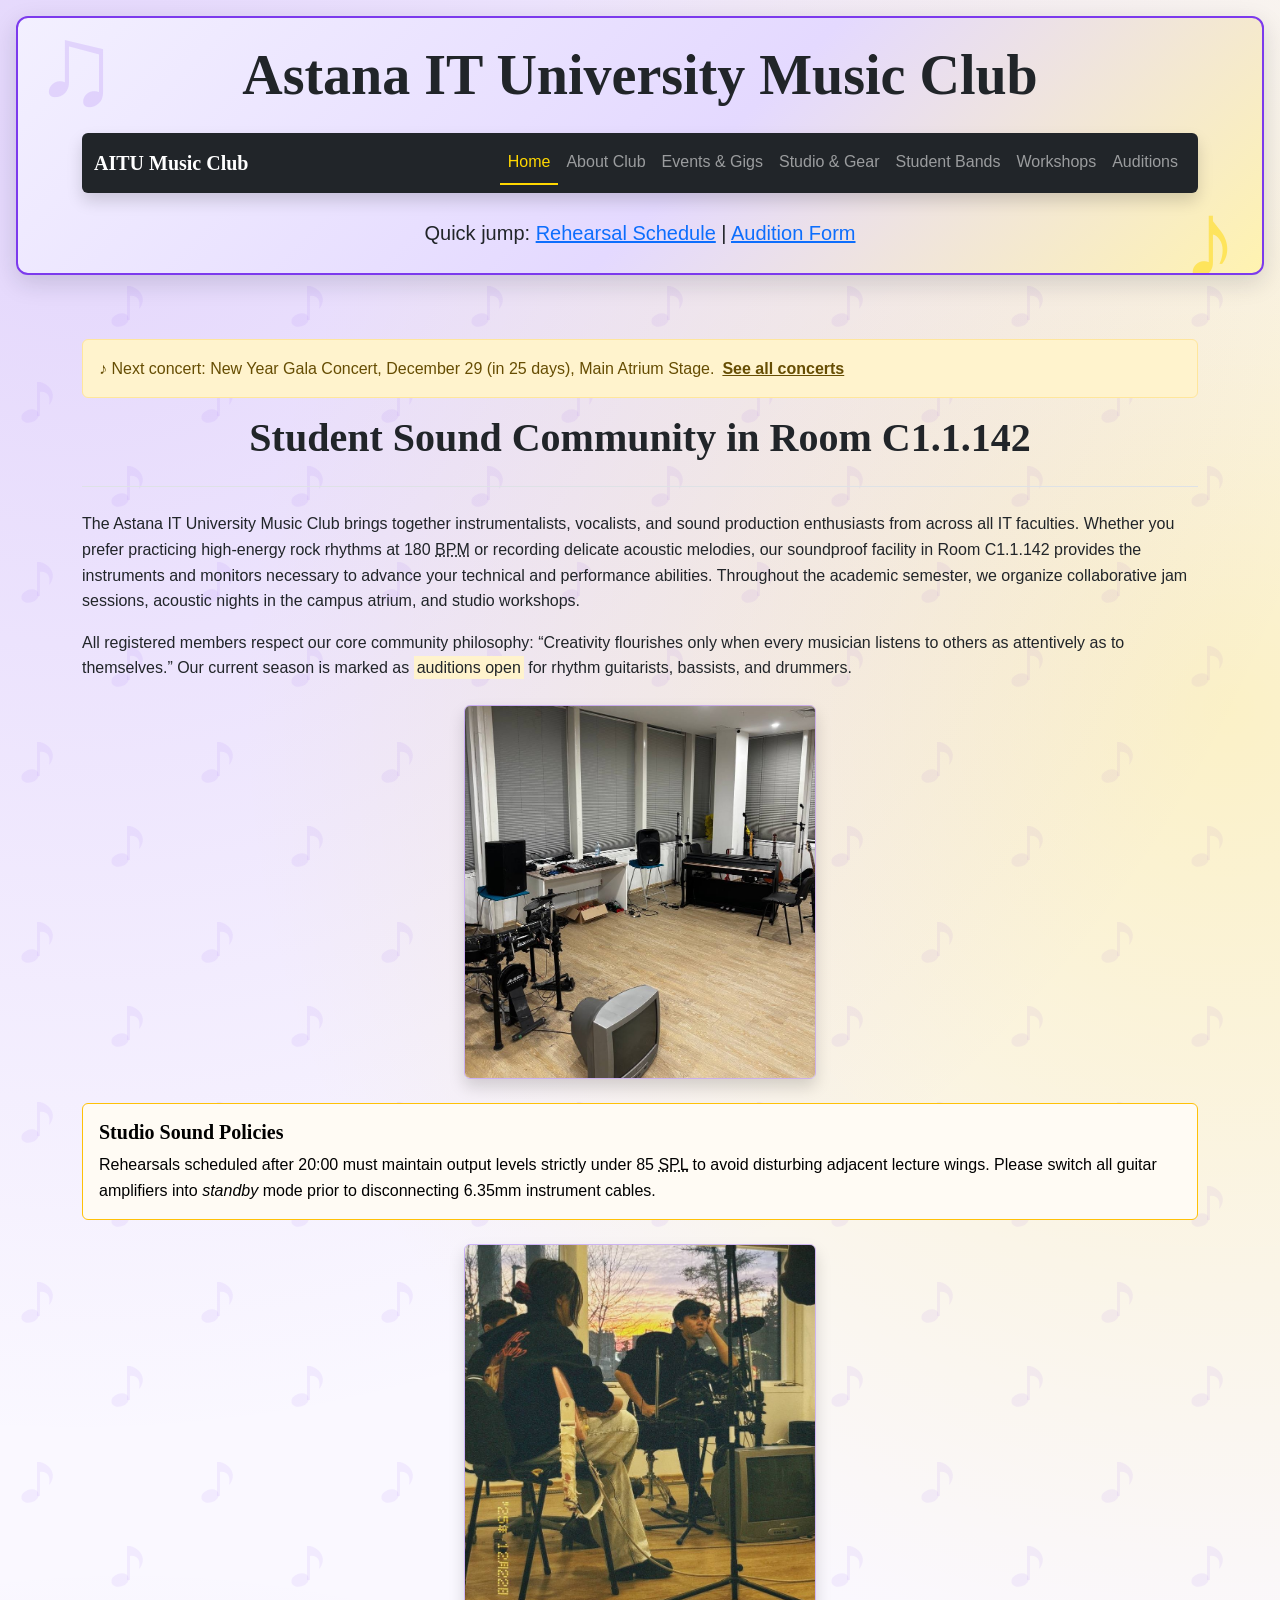
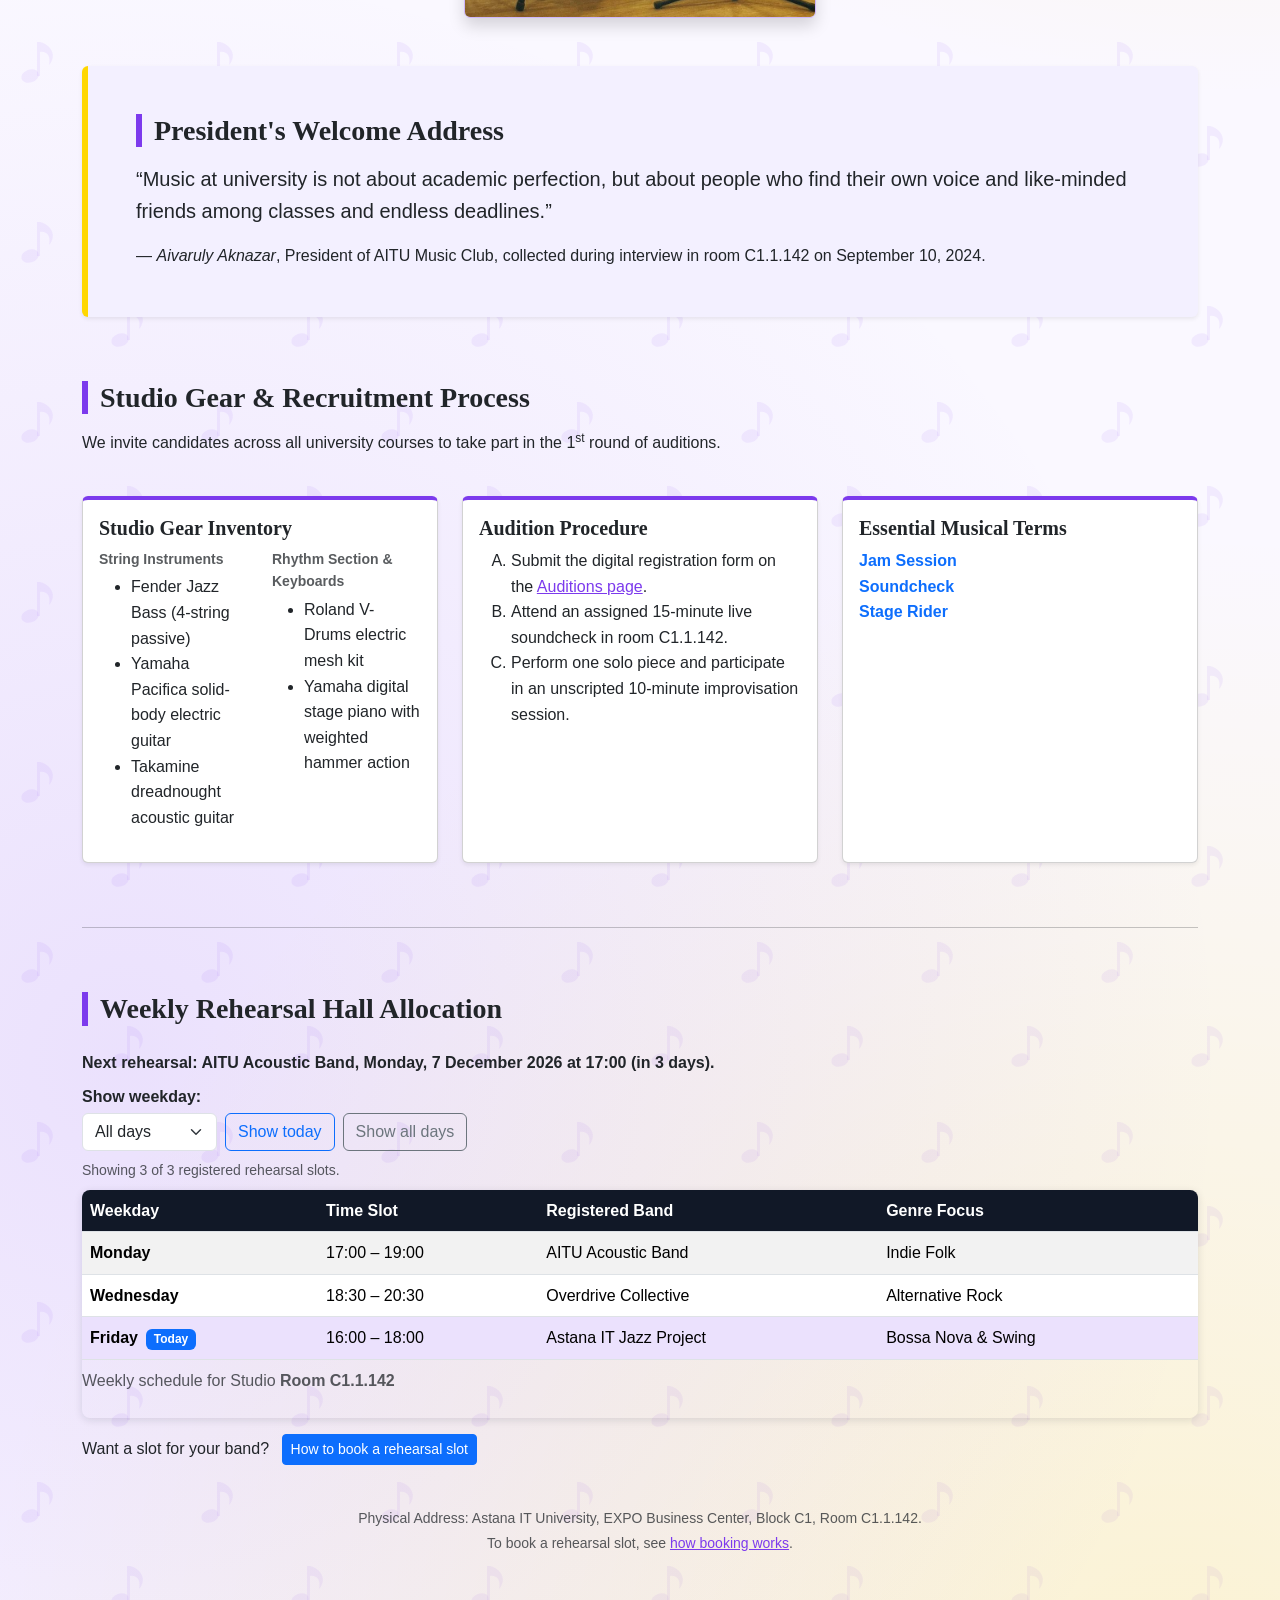
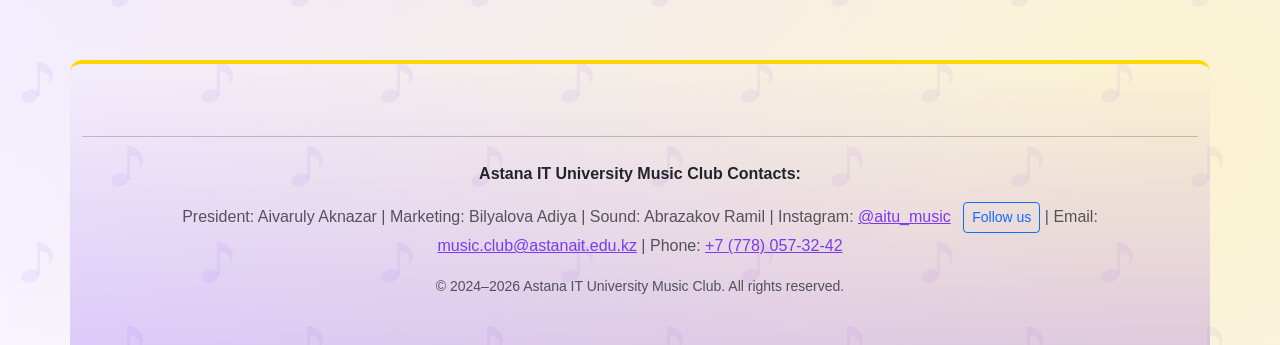
<file: index.html>
<!DOCTYPE html>
<html lang="en">

<head>
    <meta charset="UTF-8">
    <meta name="viewport" content="width=device-width, initial-scale=1.0">
    <meta name="description" content="Official home page of the Astana IT University Music Club (aitu_music) in Room C1.1.142: auditions, studio timetable, and student band activities.">
    <meta name="author" content="AITU Music Club">
    <title>Home &mdash; AITU Music Club</title>
    <link rel="icon" href="data:,">

    <!-- Bootstrap 5.3.3 -->
    <link href="https://cdn.jsdelivr.net/npm/bootstrap@5.3.3/dist/css/bootstrap.min.css" rel="stylesheet">

    <!-- The same two stylesheets on every page, loaded after Bootstrap so brand colours, small corrections and state classes win. -->
    <link rel="stylesheet" href="css/base.css">
    <link rel="stylesheet" href="css/site.css">
</head>

<body>
    <header class="club-hero">
        <div class="container py-4">

            <h1 class="display-4 fw-bold text-center mb-4">Astana IT University Music Club</h1>

            <!-- Bootstrap Navbar: the same seven links in the same order on every page. Below 768px (phones) the links collapse behind the hamburger button; from md up they sit in a row. -->
            <nav id="main-navigation" class="navbar navbar-expand-md navbar-dark bg-dark rounded shadow">
                <!-- container-fluid here so the dark navbar bar fills the full width of its own rounded panel; the page content further down uses container instead, so paragraphs keep a readable line length on wide screens. -->
                <div class="container-fluid">
                    <a class="navbar-brand fw-bold" href="index.html">AITU Music Club</a>
                    <button class="navbar-toggler" type="button" data-bs-toggle="collapse" data-bs-target="#navbar-menu"
                            aria-controls="navbar-menu" aria-expanded="false" aria-label="Toggle navigation">
                        <span class="navbar-toggler-icon"></span>
                    </button>
                    <div class="collapse navbar-collapse" id="navbar-menu">
                        <ul class="navbar-nav ms-auto mb-2 mb-md-0">
                            <li class="nav-item">
                                <a class="nav-link active" aria-current="page" href="index.html">Home</a>
                            </li>
                            <li class="nav-item"><a class="nav-link" href="about.html">About Club</a></li>
                            <li class="nav-item"><a class="nav-link" href="events.html">Events &amp; Gigs</a></li>
                            <li class="nav-item"><a class="nav-link" href="equipment.html">Studio &amp; Gear</a></li>
                            <li class="nav-item"><a class="nav-link" href="bands.html">Student Bands</a></li>
                            <li class="nav-item"><a class="nav-link" href="workshops.html">Workshops</a></li>
                            <li class="nav-item"><a class="nav-link" href="auditions.html">Auditions</a></li>
                        </ul>
                    </div>
                </div>
            </nav>

            <p class="quick-navigation text-center lead mt-4 mb-0 d-none d-md-block">
                Quick jump:
                <a class="link-primary" href="#schedule-table">Rehearsal Schedule</a> |
                <a class="link-primary" href="auditions.html#audition-form">Audition Form</a>
            </p>

        </div>
    </header>

    <main class="container py-5">

        <article class="club-overview">

            <header class="article-header text-center border-bottom pb-3 mb-4">
                <h2 class="display-6 fw-bold">Student Sound Community in Room C1.1.142</h2>
            </header>

            <p>
                The Astana IT University Music Club brings together instrumentalists, vocalists,
                and sound production enthusiasts from across all IT faculties.
                Whether you prefer practicing high-energy rock rhythms at 180
                <abbr title="Beats Per Minute">BPM</abbr> or recording delicate acoustic melodies,
                our soundproof facility in Room C1.1.142 provides the instruments and monitors
                necessary to advance your technical and performance abilities.
                Throughout the academic semester, we organize collaborative jam sessions,
                acoustic nights in the campus atrium, and studio workshops.
            </p>

            <p>
                All registered members respect our core community philosophy:
                <q>Creativity flourishes only when every musician listens to others as attentively
                as to themselves.</q>
                Our current season is marked as <mark>auditions open</mark> for rhythm guitarists,
                bassists, and drummers.
            </p>

            <figure class="rehearsal-photo text-center my-4">
                <img src="images/rehearsal.jpg" class="img-fluid rounded shadow page-photo"
                     alt="Astana IT University music club members rehearsing guitar and drum parts inside room C1.1.142">
            </figure>

            <aside class="studio-policies alert alert-light border border-warning my-4">
                <h3 class="h5 fw-bold">Studio Sound Policies</h3>
                <p class="mb-0">
                    Rehearsals scheduled after 20:00 must maintain output levels strictly under 85
                    <abbr title="Sound Pressure Level">SPL</abbr> to avoid disturbing adjacent
                    lecture wings.
                    Please switch all guitar amplifiers into <i>standby</i> mode prior to
                    disconnecting 6.35mm instrument cables.
                </p>
            </aside>

            <figure class="acoustic-photo text-center my-4">
                <img src="images/acoustic-session.jpg" class="img-fluid rounded shadow page-photo"
                     alt="Acoustic jam session organized by AITU music club students in the campus co-working area">
            </figure>

        </article>

        <section class="welcome-section p-4 p-md-5 bg-light rounded shadow-sm my-5">
            <h2 class="h3 fw-bold mb-3">President's Welcome Address</h2>
            <blockquote cite="https://www.instagram.com/aitu_music" class="mb-3">
                <p class="lead mb-0">
                    &ldquo;Music at university is not about academic perfection, but about people who find their own voice
                    and like-minded friends among classes and endless deadlines.&rdquo;
                </p>
            </blockquote>
            <p class="mb-0">
                &mdash; <cite>Aivaruly Aknazar</cite>, President of AITU Music Club,
                collected during interview in room C1.1.142 on September 10, 2024.
            </p>
        </section>

        <section class="recruitment-section py-3">

            <h2 class="h3 fw-bold mb-3">Studio Gear &amp; Recruitment Process</h2>
            <p>
                We invite candidates across all university courses to take part in the
                1<sup>st</sup> round of auditions.
            </p>

            <!-- Bootstrap grid: three responsive blocks that change layout at the md and lg breakpoints, as suggested by the assignment brief. -->
            <div class="row g-4 mt-2">

                <div class="col-12 col-md-6 col-lg-4">
                    <div class="card h-100 shadow-sm">
                        <div class="card-body">
                            <h3 class="card-title h5 fw-bold">Studio Gear Inventory</h3>

                            <!-- Nested grid: a row inside this column splits the two instrument groups into their own sub-columns from the sm breakpoint up, and stacks them on narrower phones. -->
                            <div class="row">
                                <div class="col-12 col-sm-6">
                                    <p class="fw-semibold mb-1 small text-muted">String Instruments</p>
                                    <ul class="gear-list">
                                        <li>Fender Jazz Bass (4-string passive)</li>
                                        <li>Yamaha Pacifica solid-body electric guitar</li>
                                        <li>Takamine dreadnought acoustic guitar</li>
                                    </ul>
                                </div>
                                <div class="col-12 col-sm-6">
                                    <p class="fw-semibold mb-1 small text-muted">Rhythm Section &amp; Keyboards</p>
                                    <ul class="gear-list mb-0">
                                        <li>Roland V-Drums electric mesh kit</li>
                                        <li>Yamaha digital stage piano with weighted hammer action</li>
                                    </ul>
                                </div>
                            </div>
                        </div>
                    </div>
                </div>

                <div class="col-12 col-md-6 col-lg-4">
                    <div class="card h-100 shadow-sm">
                        <div class="card-body">
                            <h3 class="card-title h5 fw-bold">Audition Procedure</h3>
                            <ol class="audition-steps mb-0" type="A">
                                <li>Submit the digital registration form on the <a href="auditions.html#audition-form">Auditions page</a>.</li>
                                <li>Attend an assigned 15-minute live soundcheck in room C1.1.142.</li>
                                <li>
                                    Perform one solo piece and participate in an unscripted
                                    10-minute improvisation session.
                                </li>
                            </ol>
                        </div>
                    </div>
                </div>

                <div class="col-12 col-md-12 col-lg-4">
                    <div class="card h-100 shadow-sm">
                        <div class="card-body">
                            <h3 class="card-title h5 fw-bold">Essential Musical Terms</h3>
                            <dl class="music-terms mb-0">
                                <dt>Jam Session</dt>
                                <dd>
                                    An informal musical gathering where players improvise arrangements
                                    collaboratively without pre-written score sheets.
                                </dd>
                                <dt>Soundcheck</dt>
                                <dd>
                                    The procedure of balancing monitor mixes and instrument levels prior
                                    to rehearsals or stage presentations.
                                </dd>
                                <dt class="mb-0">Stage Rider</dt>
                                <dd class="mb-0">
                                    A formal technical specification listing microphones, channels,
                                    and electrical gear required by an ensemble.
                                </dd>
                            </dl>
                        </div>
                    </div>
                </div>

            </div>

        </section>

        <hr class="my-5">

        <!-- ID is used because this section is a unique jump-link destination. -->
        <section id="schedule-table" class="schedule-section py-3">

            <h2 class="h3 fw-bold mb-4">Weekly Rehearsal Hall Allocation</h2>

            <div class="table-responsive">
                <table id="rehearsal-schedule-table" class="table table-striped table-hover align-middle rehearsal-schedule">
                    <caption>Weekly schedule for Studio <b>Room C1.1.142</b></caption>
                    <thead>
                        <tr>
                            <th scope="col">Weekday</th>
                            <th scope="col">Time Slot</th>
                            <th scope="col">Registered Band</th>
                            <th scope="col">Genre Focus</th>
                        </tr>
                    </thead>
                    <tbody>
                        <tr>
                            <th scope="row">Monday</th>
                            <td>17:00 &ndash; 19:00</td>
                            <td>AITU Acoustic Band</td>
                            <td>Indie Folk</td>
                        </tr>
                        <tr>
                            <th scope="row">Wednesday</th>
                            <td>18:30 &ndash; 20:30</td>
                            <td>Overdrive Collective</td>
                            <td>Alternative Rock</td>
                        </tr>
                        <tr>
                            <th scope="row">Friday</th>
                            <td>16:00 &ndash; 18:00</td>
                            <td>Astana IT Jazz Project</td>
                            <td>Bossa Nova &amp; Swing</td>
                        </tr>
                    </tbody>
                </table>
            </div>

            <p class="mt-3 mb-0">
                Want a slot for your band?
                <a class="btn btn-primary btn-sm ms-2" href="about.html#rehearsal-booking">How to book a rehearsal slot</a>
            </p>

        </section>


        <div class="contact-details text-center text-muted my-4">
            <small>
                Physical Address: Astana IT University, EXPO Business Center,
                Block C1, Room C1.1.142.<br>
                To book a rehearsal slot, see <a href="about.html#rehearsal-booking">how booking works</a>.
            </small>
        </div>

    </main>

    <footer class="site-footer container py-5 text-center">
        <hr class="my-4">
        <p><strong class="d-block mb-2">Astana IT University Music Club Contacts:</strong></p>
        <p class="text-muted text-break">
            President: Aivaruly Aknazar | Marketing: Bilyalova Adiya | Sound: Abrazakov Ramil |
            Instagram: <a href="https://www.instagram.com/aitu_music" target="_blank" rel="noopener noreferrer">@aitu_music</a>
            <a class="btn btn-outline-primary btn-sm ms-2" href="https://www.instagram.com/aitu_music" target="_blank" rel="noopener noreferrer">Follow us</a>
            |
            Email: <a href="mailto:music.club@astanait.edu.kz">music.club@astanait.edu.kz</a> |
            Phone: <a href="tel:+77780573242">+7 (778) 057-32-42</a>
        </p>
        <p class="small text-muted mb-0">&copy; 2024&ndash;2026 Astana IT University Music Club. All rights reserved.</p>
    </footer>
    <button id="back-to-top" type="button" class="back-to-top hidden" aria-label="Back to top">&uarr;</button>
    <script src="js/data.js" defer></script>
    <script src="js/main.js" defer></script>
    <script src="js/index.js" defer></script>
    <script src="https://code.jquery.com/jquery-3.7.1.min.js" defer></script>
    <script src="js/jquery-features.js" defer></script>
    <script src="https://cdn.jsdelivr.net/npm/bootstrap@5.3.3/dist/js/bootstrap.bundle.min.js"></script>
</body>
</html>
</file>
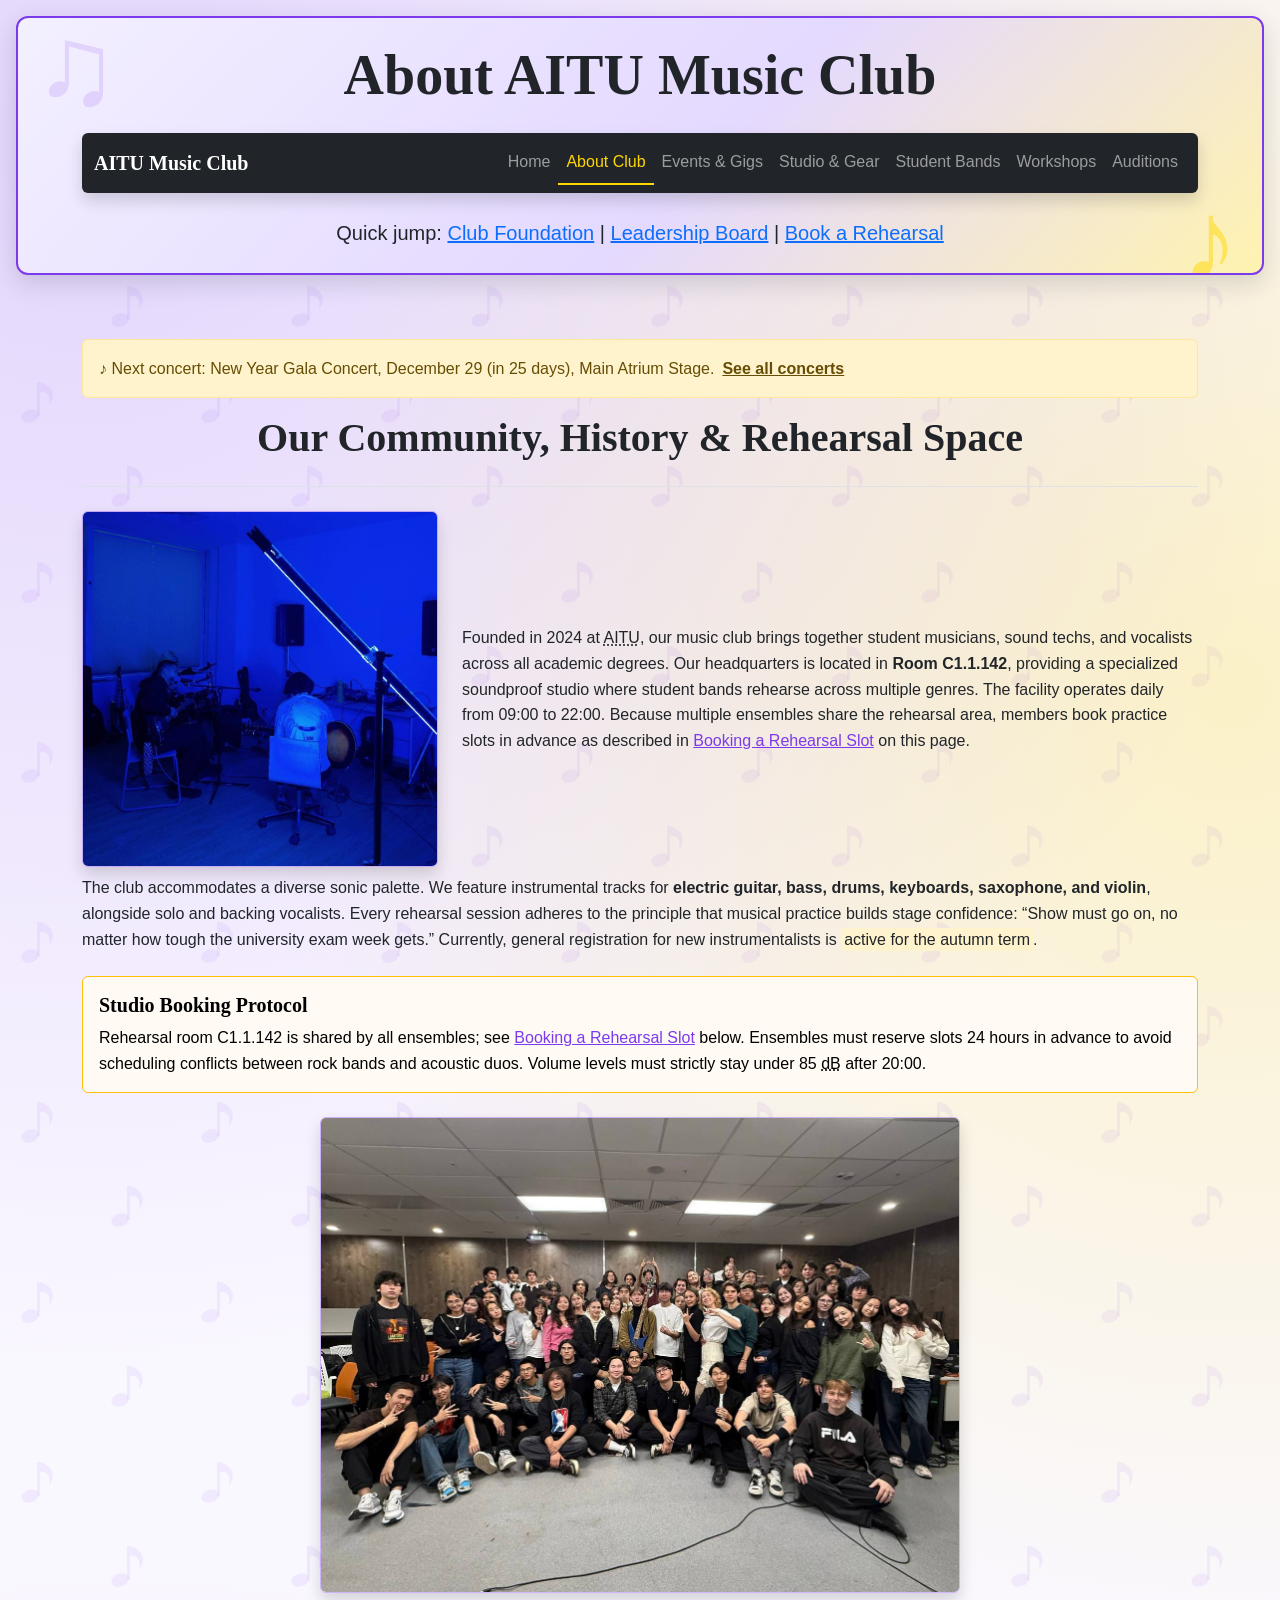
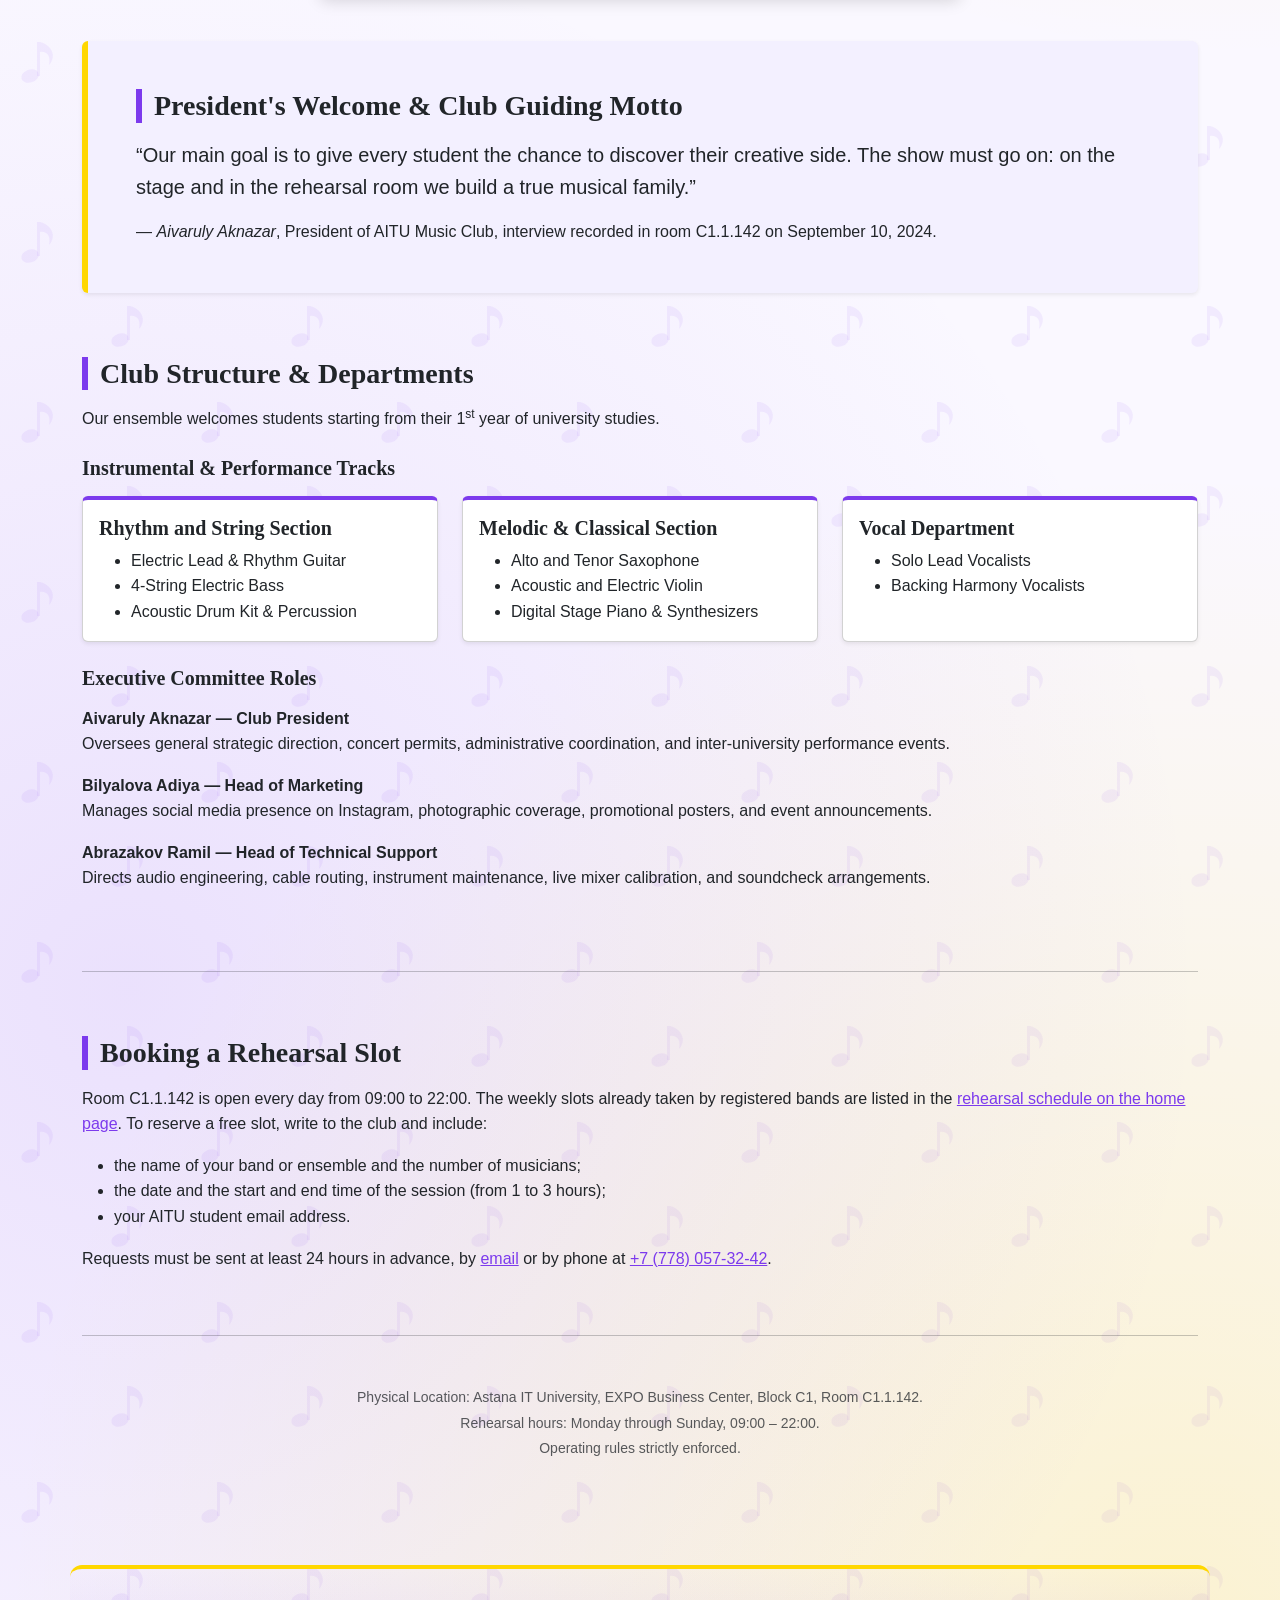
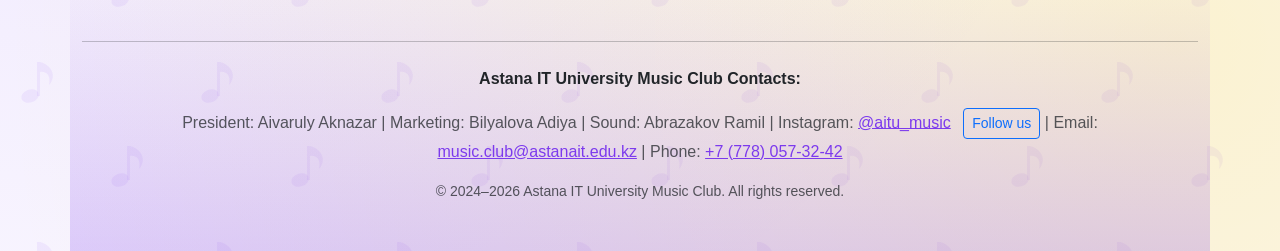
<file: about.html>
<!DOCTYPE html>
<html lang="en">

<head>
    <meta charset="UTF-8">
    <meta name="viewport" content="width=device-width, initial-scale=1.0">
    <meta name="description" content="History, leadership board, musical departments, and studio rehearsal hours of the Astana IT University Music Club in Room C1.1.142.">
    <meta name="author" content="AITU Music Club">
    <title>About Club &mdash; AITU Music Club</title>
    <link rel="icon" href="data:,">

    <!-- Bootstrap 5.3.3 -->
    <link href="https://cdn.jsdelivr.net/npm/bootstrap@5.3.3/dist/css/bootstrap.min.css" rel="stylesheet">

    <!-- The same two stylesheets on every page, loaded after Bootstrap so brand colours, small corrections and state classes win. -->
    <link rel="stylesheet" href="css/base.css">
    <link rel="stylesheet" href="css/site.css">
</head>

<body>
    <header class="club-hero">
        <div class="container py-4">

            <h1 class="display-4 fw-bold text-center mb-4">About AITU Music Club</h1>

            <!-- Bootstrap Navbar: the same seven links in the same order on every page. Below 768px (phones) the links collapse behind the hamburger button; from md up they sit in a row. -->
            <nav id="main-navigation" class="navbar navbar-expand-md navbar-dark bg-dark rounded shadow">
                <!-- container-fluid here so the dark navbar bar fills the full width of its own rounded panel; the page content further down uses container instead, so paragraphs keep a readable line length on wide screens. -->
                <div class="container-fluid">
                    <a class="navbar-brand fw-bold" href="index.html">AITU Music Club</a>
                    <button class="navbar-toggler" type="button" data-bs-toggle="collapse" data-bs-target="#navbar-menu"
                            aria-controls="navbar-menu" aria-expanded="false" aria-label="Toggle navigation">
                        <span class="navbar-toggler-icon"></span>
                    </button>
                    <div class="collapse navbar-collapse" id="navbar-menu">
                        <ul class="navbar-nav ms-auto mb-2 mb-md-0">
                            <li class="nav-item"><a class="nav-link" href="index.html">Home</a></li>
                            <li class="nav-item">
                                <a class="nav-link active" aria-current="page" href="about.html">About Club</a>
                            </li>
                            <li class="nav-item"><a class="nav-link" href="events.html">Events &amp; Gigs</a></li>
                            <li class="nav-item"><a class="nav-link" href="equipment.html">Studio &amp; Gear</a></li>
                            <li class="nav-item"><a class="nav-link" href="bands.html">Student Bands</a></li>
                            <li class="nav-item"><a class="nav-link" href="workshops.html">Workshops</a></li>
                            <li class="nav-item"><a class="nav-link" href="auditions.html">Auditions</a></li>
                        </ul>
                    </div>
                </div>
            </nav>

            <p class="quick-navigation text-center lead mt-4 mb-0 d-none d-md-block">
                Quick jump:
                <a class="link-primary" href="#club-profile">Club Foundation</a> |
                <a class="link-primary" href="#leadership-board">Leadership Board</a> |
                <a class="link-primary" href="#rehearsal-booking">Book a Rehearsal</a>
            </p>

        </div>
    </header>

    <main class="main-content about-main container py-5">

        <!-- ID is appropriate here because this is one unique destination for the "Club Foundation" jump link. -->
        <article id="club-profile" class="about-article">

            <header class="article-header text-center border-bottom pb-3 mb-4">
                <h2 class="display-6 fw-bold">Our Community, History &amp; Rehearsal Space</h2>
            </header>

            <!-- Bootstrap grid replaces the old floated image: the photo and intro text sit side by side from md up and stack on phones. -->
            <div class="row g-4 align-items-center mb-2">
                <div class="col-12 col-md-4">
                    <img class="about-float-image img-fluid rounded shadow page-photo"
                         src="images/about-team.jpg"
                         alt="AITU Music Club officers and members gathered inside rehearsal room C1.1.142 with guitars and sound hardware">
                </div>
                <div class="col-12 col-md-8">
                    <p class="about-introduction mb-0">
                        Founded in 2024 at
                        <abbr title="Astana IT University">AITU</abbr>,
                        our music club brings together student musicians,
                        sound techs, and vocalists across all academic degrees.
                        Our headquarters is located in <b>Room C1.1.142</b>,
                        providing a specialized soundproof studio where student
                        bands rehearse across multiple genres.
                        The facility operates daily from 09:00 to 22:00.
                        Because multiple ensembles share the rehearsal area,
                        members book practice slots in advance as described in <a href="#rehearsal-booking">Booking a Rehearsal Slot</a> on this page.
                    </p>
                </div>
            </div>

            <p class="about-description">
                The club accommodates a diverse sonic palette.
                We feature instrumental tracks for
                <strong>electric guitar, bass, drums, keyboards, saxophone, and violin</strong>,
                alongside solo and backing vocalists.
                Every rehearsal session adheres to the principle that
                musical practice builds stage confidence:
                <q>Show must go on, no matter how tough the university exam week gets.</q>
                Currently, general registration for new instrumentalists is
                <mark>active for the autumn term</mark>.
            </p>

            <aside class="alert alert-light border border-warning my-4">
                <h3 class="h5 fw-bold">Studio Booking Protocol</h3>
                <p class="mb-0">
                    Rehearsal room C1.1.142 is shared by all ensembles; see <a href="#rehearsal-booking">Booking a Rehearsal Slot</a> below.
                    Ensembles must reserve slots 24 hours in advance
                    to avoid scheduling conflicts between rock bands
                    and acoustic duos.
                    Volume levels must strictly stay under 85
                    <abbr title="Decibels">dB</abbr> after 20:00.
                </p>
            </aside>

            <figure class="about-team-photo text-center my-4">
                <img class="img-fluid rounded shadow page-photo"
                     src="images/rehearsal-jam.jpg"
                     alt="Saxophone and electric guitar players jamming together during an evening rehearsal session in room C1.1.142">
            </figure>

        </article>

        <!-- ID is appropriate because this is one unique section used as a destination for the "Leadership Board" link. -->
        <section id="leadership-board" class="leadership-section p-4 p-md-5 bg-light rounded shadow-sm my-5">

            <!-- Text alignment utilities re-align this heading: centred on small/medium screens, left-aligned on lg and up once there is enough width for it to sit naturally beside the wide blockquote. -->
            <h2 class="h3 fw-bold text-center text-lg-start mb-3">President's Welcome &amp; Club Guiding Motto</h2>

            <blockquote cite="https://www.instagram.com/aitu_music" class="mb-3">
                <p class="lead mb-0">
                    &ldquo;Our main goal is to give every student the chance to discover their creative side.
                    The show must go on: on the stage and in the rehearsal room we build
                    a true musical family.&rdquo;
                </p>
            </blockquote>

            <p class="mb-0">
                — <cite>Aivaruly Aknazar</cite>,
                President of AITU Music Club, interview recorded in room
                C1.1.142 on September 10, 2024.
            </p>

        </section>

        <section class="structure-section py-3">

            <h2 class="h3 fw-bold mb-3">Club Structure &amp; Departments</h2>
            <p>
                Our ensemble welcomes students starting from their
                1<sup>st</sup> year of university studies.
            </p>

            <h3 class="h5 fw-bold mt-4 mb-3">Instrumental &amp; Performance Tracks</h3>

            <!-- Bootstrap grid: three responsive department cards that change layout at the md and lg breakpoints. -->
            <div class="row g-4 mb-4">
                <div class="col-12 col-md-6 col-lg-4">
                    <div class="department-card card h-100 shadow-sm">
                        <div class="card-body">
                            <h4 class="card-title h5 fw-bold">Rhythm and String Section</h4>
                            <ul class="mb-0">
                                <li>Electric Lead &amp; Rhythm Guitar</li>
                                <li>4-String Electric Bass</li>
                                <li>Acoustic Drum Kit &amp; Percussion</li>
                            </ul>
                        </div>
                    </div>
                </div>
                <div class="col-12 col-md-6 col-lg-4">
                    <div class="department-card card h-100 shadow-sm">
                        <div class="card-body">
                            <h4 class="card-title h5 fw-bold">Melodic &amp; Classical Section</h4>
                            <ul class="mb-0">
                                <li>Alto and Tenor Saxophone</li>
                                <li>Acoustic and Electric Violin</li>
                                <li>Digital Stage Piano &amp; Synthesizers</li>
                            </ul>
                        </div>
                    </div>
                </div>
                <div class="col-12 col-md-12 col-lg-4">
                    <div class="department-card card h-100 shadow-sm">
                        <div class="card-body">
                            <h4 class="card-title h5 fw-bold">Vocal Department</h4>
                            <ul class="mb-0">
                                <li>Solo Lead Vocalists</li>
                                <li>Backing Harmony Vocalists</li>
                            </ul>
                        </div>
                    </div>
                </div>
            </div>

            <h3 class="h5 fw-bold mb-3">Executive Committee Roles</h3>

            <dl class="executive-roles">
                <dt class="fw-bold">Aivaruly Aknazar — Club President</dt>
                <dd class="mb-3">
                    Oversees general strategic direction, concert permits,
                    administrative coordination, and inter-university
                    performance events.
                </dd>
                <dt class="fw-bold">Bilyalova Adiya — Head of Marketing</dt>
                <dd class="mb-3">
                    Manages social media presence on Instagram, photographic
                    coverage, promotional posters, and event announcements.
                </dd>
                <dt class="fw-bold">Abrazakov Ramil — Head of Technical Support</dt>
                <dd class="mb-0">
                    Directs audio engineering, cable routing, instrument
                    maintenance, live mixer calibration, and soundcheck
                    arrangements.
                </dd>
            </dl>

        </section>

        <hr class="my-5">

        <section id="rehearsal-booking" class="booking-section py-3">

            <h2 class="h3 fw-bold mb-3">Booking a Rehearsal Slot</h2>

            <p>
                Room C1.1.142 is open every day from 09:00 to 22:00. The weekly slots already taken by registered bands
                are listed in the <a href="index.html#schedule-table">rehearsal schedule on the home page</a>.
                To reserve a free slot, write to the club and include:
            </p>

            <ul>
                <li>the name of your band or ensemble and the number of musicians;</li>
                <li>the date and the start and end time of the session (from 1 to 3 hours);</li>
                <li>your AITU student email address.</li>
            </ul>

            <p class="mb-0">
                Requests must be sent at least 24 hours in advance, by
                <a href="mailto:music.club@astanait.edu.kz">email</a>
                or by phone at <a href="tel:+77780573242">+7 (778) 057-32-42</a>.
            </p>

        </section>

        <hr class="my-5">

        <div class="contact-details about-contact text-center text-muted my-4">
            <small>
                Physical Location: Astana IT University,
                EXPO Business Center, Block C1,
                Room C1.1.142.<br>
                Rehearsal hours: Monday through Sunday, 09:00 – 22:00.<br>
                Operating rules strictly enforced.
            </small>
        </div>

    </main>

    <footer class="site-footer container py-5 text-center">
        <hr class="my-4">
        <p><strong class="d-block mb-2">Astana IT University Music Club Contacts:</strong></p>
        <p class="text-muted text-break">
            President: Aivaruly Aknazar | Marketing: Bilyalova Adiya | Sound: Abrazakov Ramil |
            Instagram: <a href="https://www.instagram.com/aitu_music" target="_blank" rel="noopener noreferrer">@aitu_music</a>
            <a class="btn btn-outline-primary btn-sm ms-2" href="https://www.instagram.com/aitu_music" target="_blank" rel="noopener noreferrer">Follow us</a>
            |
            Email: <a href="mailto:music.club@astanait.edu.kz">music.club@astanait.edu.kz</a> |
            Phone: <a href="tel:+77780573242">+7 (778) 057-32-42</a>
        </p>
        <p class="small text-muted mb-0">&copy; 2024&ndash;2026 Astana IT University Music Club. All rights reserved.</p>
    </footer>
    <button id="back-to-top" type="button" class="back-to-top hidden" aria-label="Back to top">&uarr;</button>
    <script src="js/data.js" defer></script>
    <script src="js/main.js" defer></script>
    <script src="https://code.jquery.com/jquery-3.7.1.min.js" defer></script>
    <script src="js/jquery-features.js" defer></script>
    <script src="https://cdn.jsdelivr.net/npm/bootstrap@5.3.3/dist/js/bootstrap.bundle.min.js"></script>
</body>
</html>
</file>
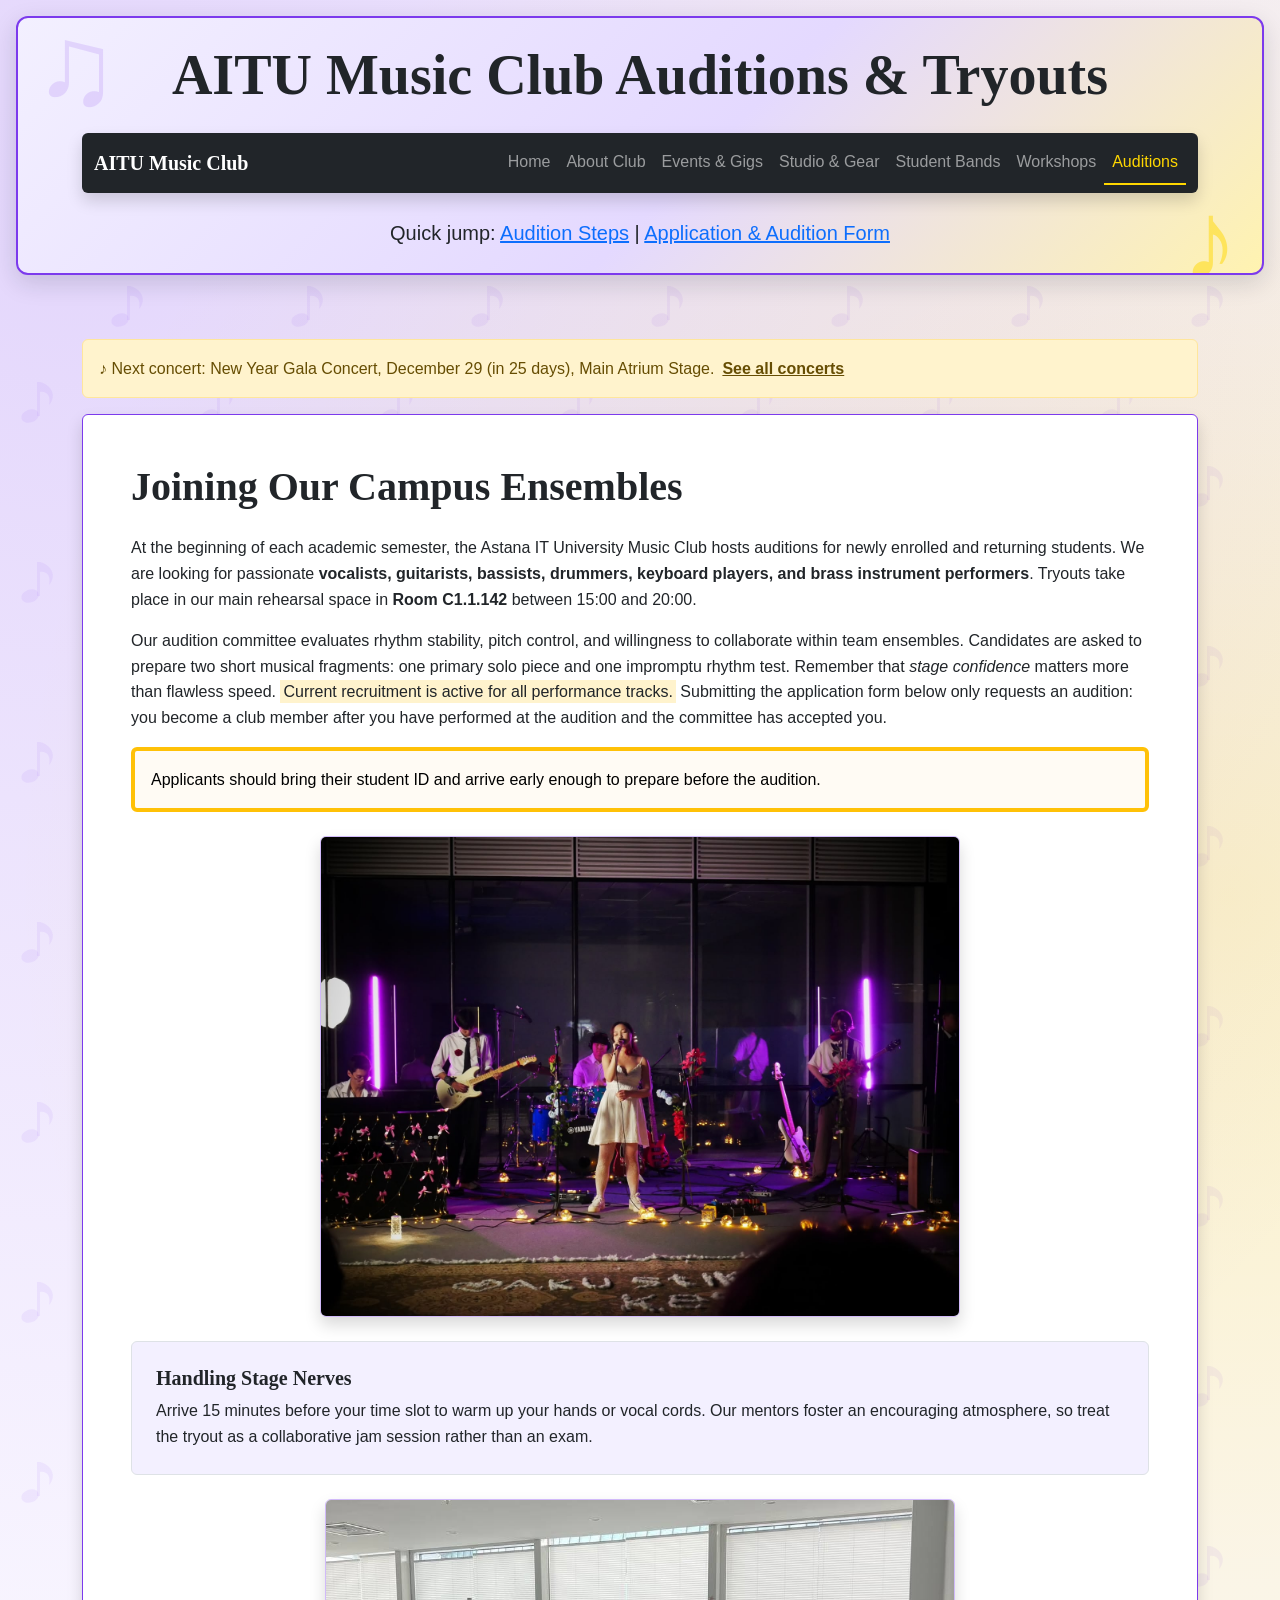
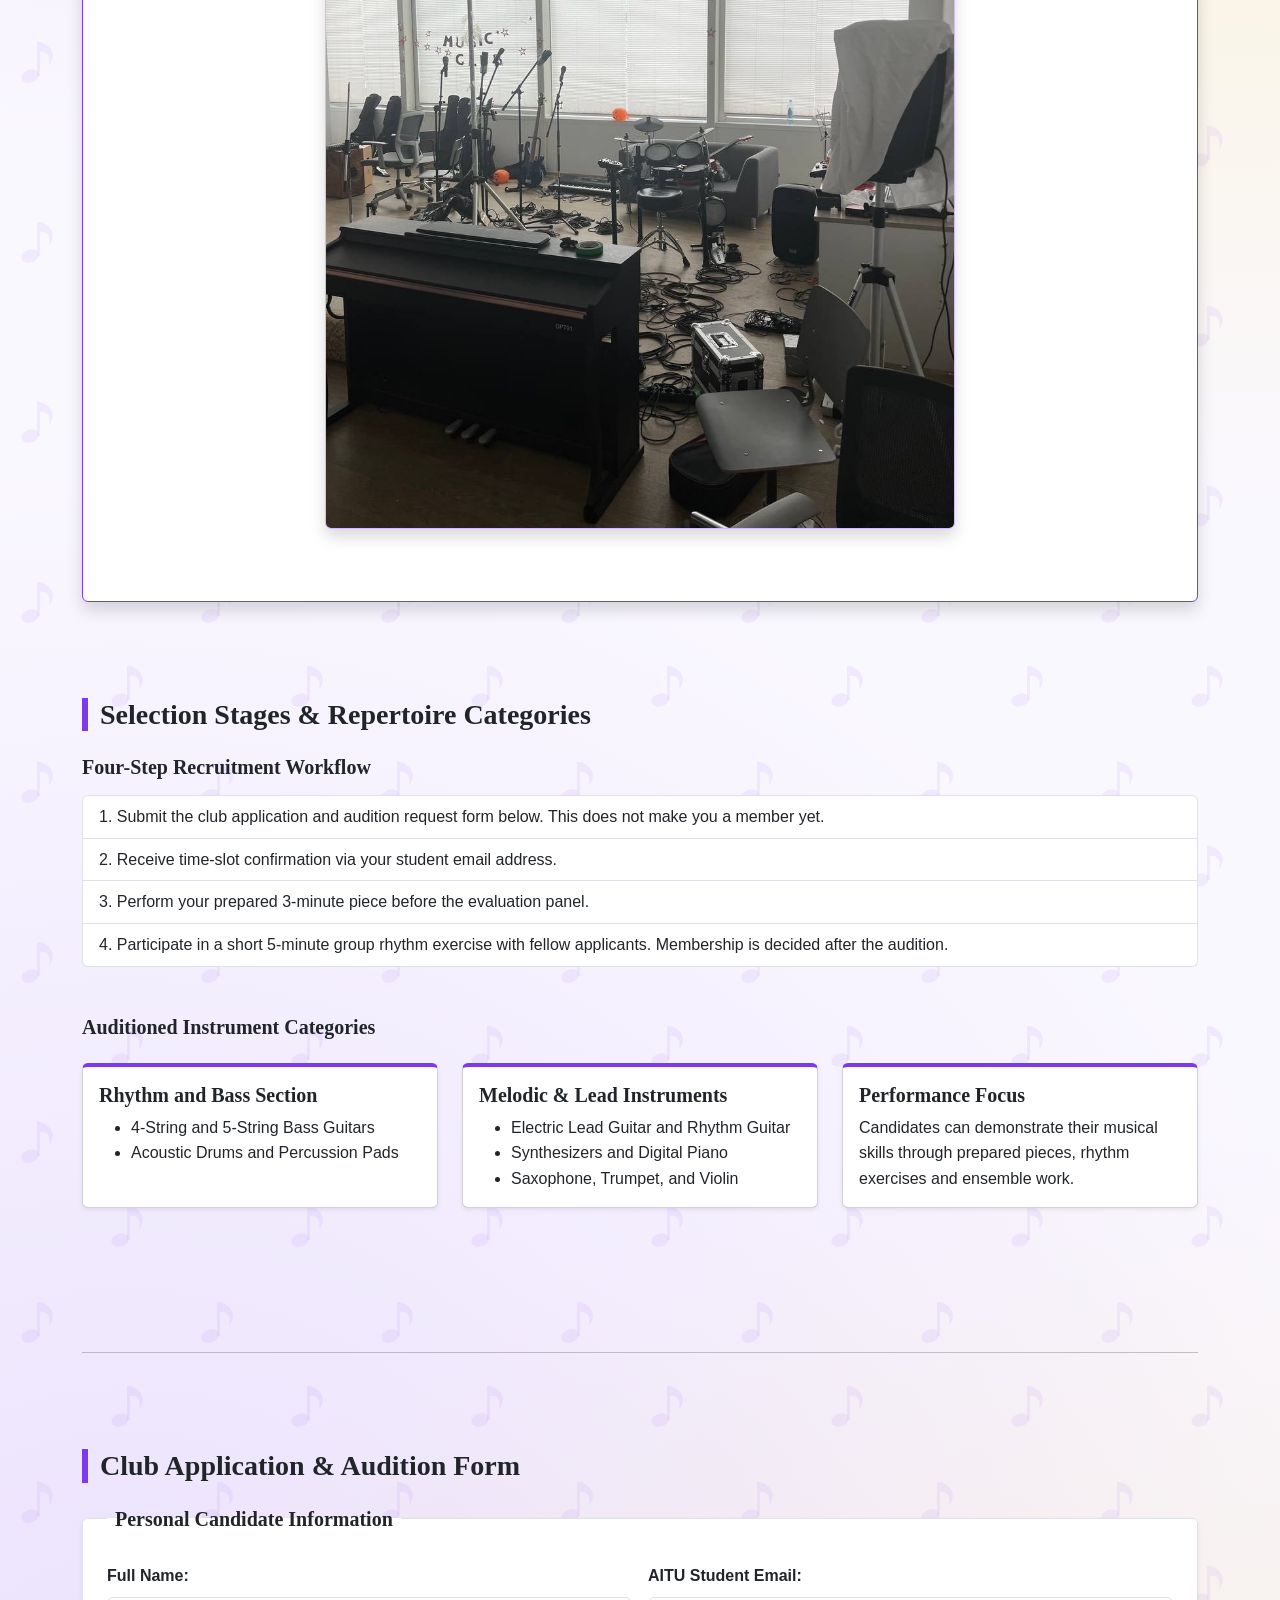
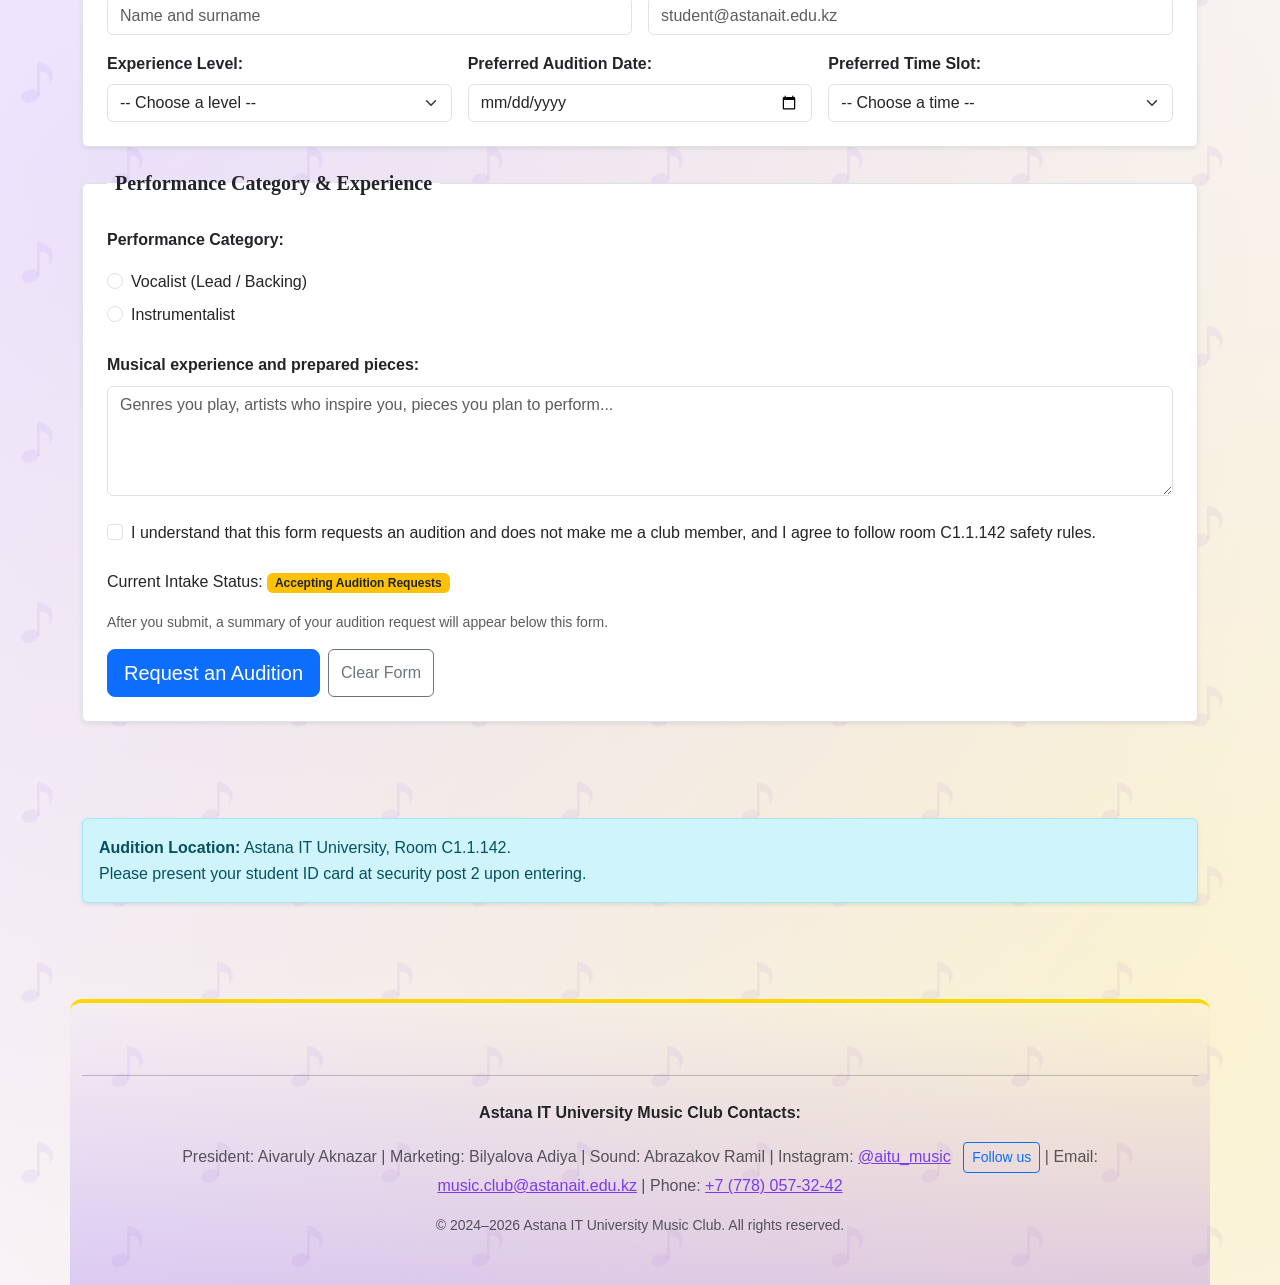
<file: auditions.html>
<!DOCTYPE html>
<html lang="en">

<head>
    <meta charset="UTF-8">
    <meta name="viewport" content="width=device-width, initial-scale=1.0">
    <meta name="description" content="Audition schedule, candidate evaluation criteria, and online registration form for joining Astana IT University Music Club.">
    <meta name="author" content="AITU Music Club">
    <title>Auditions &mdash; AITU Music Club</title>
    <link rel="icon" href="data:,">

    <!-- Bootstrap 5.3.3 -->
    <link href="https://cdn.jsdelivr.net/npm/bootstrap@5.3.3/dist/css/bootstrap.min.css" rel="stylesheet">

    <!-- The same two stylesheets on every page, loaded after Bootstrap so brand colours, small corrections and state classes win. -->
    <link rel="stylesheet" href="css/base.css">
    <link rel="stylesheet" href="css/site.css">
</head>

<body>
    <header class="club-hero">

        <div class="container py-4">

            <h1 class="display-4 fw-bold text-center mb-4">
                AITU Music Club Auditions &amp; Tryouts
            </h1>

            <!-- Bootstrap Navbar: the same seven links in the same order on every page. Below 768px (phones) the links collapse behind the hamburger button; from md up they sit in a row. -->
            <nav id="main-navigation" class="navbar navbar-expand-md navbar-dark bg-dark rounded shadow">
                <!-- container-fluid here so the dark navbar bar fills the full width of its own rounded panel; the page content further down uses container instead, so paragraphs keep a readable line length on wide screens. -->
                <div class="container-fluid">
                    <a class="navbar-brand fw-bold" href="index.html">AITU Music Club</a>
                    <button class="navbar-toggler" type="button" data-bs-toggle="collapse" data-bs-target="#navbar-menu"
                            aria-controls="navbar-menu" aria-expanded="false" aria-label="Toggle navigation">
                        <span class="navbar-toggler-icon"></span>
                    </button>
                    <div class="collapse navbar-collapse" id="navbar-menu">
                        <ul class="navbar-nav ms-auto mb-2 mb-md-0">
                            <li class="nav-item"><a class="nav-link" href="index.html">Home</a></li>
                            <li class="nav-item"><a class="nav-link" href="about.html">About Club</a></li>
                            <li class="nav-item"><a class="nav-link" href="events.html">Events &amp; Gigs</a></li>
                            <li class="nav-item"><a class="nav-link" href="equipment.html">Studio &amp; Gear</a></li>
                            <li class="nav-item"><a class="nav-link" href="bands.html">Student Bands</a></li>
                            <li class="nav-item"><a class="nav-link" href="workshops.html">Workshops</a></li>
                            <li class="nav-item">
                                <a class="nav-link active" aria-current="page" href="auditions.html">Auditions</a>
                            </li>
                        </ul>
                    </div>
                </div>
            </nav>

            <p class="quick-navigation text-center lead mt-4 mb-0 d-none d-md-block">
                Quick jump:
                <a class="link-primary" href="#selection-process">Audition Steps</a> |
                <a class="link-primary" href="#audition-form">Application &amp; Audition Form</a>
            </p>

        </div>
    </header>

    <main class="container py-5">

        <!-- Main audition information card. -->
        <article class="audition-card p-4 p-md-5 rounded shadow mb-5">

            <header>

                <h2 class="display-6 fw-bold mb-4">
                    Joining Our Campus Ensembles
                </h2>

            </header>

            <p>
                At the beginning of each academic semester, the Astana IT University Music Club hosts auditions
                for newly enrolled and returning students. We are looking for passionate
                <strong>vocalists, guitarists, bassists, drummers, keyboard players, and brass instrument performers</strong>.
                Tryouts take place in our main rehearsal space in <b>Room C1.1.142</b> between 15:00 and 20:00.
            </p>

            <p>
                Our audition committee evaluates rhythm stability, pitch control, and willingness to collaborate
                within team ensembles. Candidates are asked to prepare two short musical fragments:
                one primary solo piece and one impromptu rhythm test. Remember that
                <em>stage confidence</em> matters more than flawless speed.
                <mark>Current recruitment is active for all performance tracks.</mark>
                Submitting the application form below only requests an audition: you become a club member
                after you have performed at the audition and the committee has accepted you.
            </p>

            <p class="audition-note alert alert-light border-start border-4 border-warning">
                Applicants should bring their student ID and arrive early enough to prepare before the audition.
            </p>

            <figure class="audition-image text-center my-4">

                <img src="images/auditions-concert.jpg"
                     class="img-fluid rounded shadow page-photo"
                     alt="AITU Music Club guitarists and vocalist performing on stage during a club audition-season showcase">

            </figure>

            <aside class="audition-card bg-light border rounded p-4 my-4">

                <!-- Complementary advice is separated from official audition requirements. -->

                <h3 class="h5 fw-bold">
                    Handling Stage Nerves
                </h3>

                <p class="mb-0">
                    Arrive 15 minutes before your time slot to warm up your hands or vocal cords.
                    Our mentors foster an encouraging atmosphere, so treat the tryout as a collaborative
                    jam session rather than an exam.
                </p>

            </aside>

            <figure class="audition-image text-center my-4">

                <img src="images/instruments.jpg"
                     class="img-fluid rounded shadow page-photo"
                     alt="Electronic drum kit and studio instruments set up in the AITU Music Club rehearsal room">

            </figure>

        </article>

        <!-- Selection and repertoire section. -->
        <section id="selection-process" class="py-5">

            <h2 class="h3 fw-bold mb-4">
                Selection Stages &amp; Repertoire Categories
            </h2>

            <h3 class="h5 fw-bold mb-3">
                Four-Step Recruitment Workflow
            </h3>

            <!-- Bootstrap List Group component adapted for the audition workflow. -->
            <ol class="list-group list-group-numbered mb-5">

                <li class="list-group-item">
                    Submit the club application and audition request form below. This does not make you a member yet.
                </li>

                <li class="list-group-item">
                    Receive time-slot confirmation via your student email address.
                </li>

                <li class="list-group-item">
                    Perform your prepared 3-minute piece before the evaluation panel.
                </li>

                <li class="list-group-item">
                    Participate in a short 5-minute group rhythm exercise with fellow applicants. Membership is decided after the audition.
                </li>

            </ol>

            <h3 class="h5 fw-bold mb-4">
                Auditioned Instrument Categories
            </h3>

            <!-- Bootstrap Grid: three responsive blocks change layout at different breakpoints. -->
            <div class="row g-4 mb-5">

                <div class="col-12 col-md-6 col-lg-4">

                    <div class="card h-100 shadow-sm">

                        <div class="card-body">

                            <h4 class="card-title h5 fw-bold">
                                Rhythm and Bass Section
                            </h4>

                            <ul class="mb-0">

                                <li>
                                    4-String and 5-String Bass Guitars
                                </li>

                                <li>
                                    Acoustic Drums and Percussion Pads
                                </li>

                            </ul>

                        </div>

                    </div>

                </div>

                <div class="col-12 col-md-6 col-lg-4">

                    <div class="card h-100 shadow-sm">

                        <div class="card-body">

                            <h4 class="card-title h5 fw-bold">
                                Melodic &amp; Lead Instruments
                            </h4>

                            <ul class="mb-0">

                                <li>
                                    Electric Lead Guitar and Rhythm Guitar
                                </li>

                                <li>
                                    Synthesizers and Digital Piano
                                </li>

                                <li>
                                    Saxophone, Trumpet, and Violin
                                </li>

                            </ul>

                        </div>

                    </div>

                </div>

                <div class="col-12 col-md-12 col-lg-4">

                    <div class="card h-100 shadow-sm">

                        <div class="card-body">

                            <h4 class="card-title h5 fw-bold">
                                Performance Focus
                            </h4>

                            <p class="card-text mb-0">
                                Candidates can demonstrate their musical skills through
                                prepared pieces, rhythm exercises and ensemble work.
                            </p>

                        </div>

                    </div>

                </div>

            </div>

        </section>

        <hr class="my-5">

        <!-- Candidate registration form. -->
        <section id="audition-form" class="py-5">

            <h2 class="h3 fw-bold mb-4">
                Club Application &amp; Audition Form
            </h2>

            <!-- No server-side handler exists yet, so submitting only reloads the page. JavaScript takes over the submit, checks the data and fills the error or confirmation area below. -->
            <form id="audition-application-form" class="audition-form" method="get">

            <fieldset class="candidate-details mb-4 border rounded p-4 shadow-sm">
                <legend class="float-none w-auto px-2 h5 fw-bold">Personal Candidate Information</legend>
                <div class="row g-3">
                    <div class="col-12 col-md-6">
                        <label for="candidate-name" class="form-label fw-semibold">Full Name:</label>
                        <input type="text" class="form-control" id="candidate-name" name="candidate_name" placeholder="Name and surname" required>
                    </div>
                    <div class="col-12 col-md-6">
                        <label for="candidate-email" class="form-label fw-semibold">AITU Student Email:</label>
                        <input type="email" class="form-control" id="candidate-email" name="candidate_email" placeholder="student@astanait.edu.kz" required>
                    </div>
                    <div class="col-12 col-md-4">
                        <label for="experience-level" class="form-label fw-semibold">Experience Level:</label>
                        <select class="form-select" id="experience-level" name="experience_level" required>
                            <option value="">-- Choose a level --</option>
                            <option value="beginner">Beginner</option>
                            <option value="intermediate">Intermediate</option>
                            <option value="advanced">Advanced</option>
                        </select>
                    </div>
                    <div class="col-12 col-md-4">
                        <label for="preferred-date" class="form-label fw-semibold">Preferred Audition Date:</label>
                        <input type="date" class="form-control" id="preferred-date" name="audition_date" required>
                    </div>
                    <div class="col-12 col-md-4">
                        <label for="preferred-time" class="form-label fw-semibold">Preferred Time Slot:</label>
                        <!-- The time slots (15:00 to 20:00) are added by audition-form.js. -->
                        <select class="form-select" id="preferred-time" name="audition_time" required>
                            <option value="">-- Choose a time --</option>
                        </select>
                    </div>
                </div>
            </fieldset>

            <fieldset class="music-availability border rounded p-4 shadow-sm">
                <legend class="float-none w-auto px-2 h5 fw-bold">Performance Category &amp; Experience</legend>
                <p class="fw-semibold mb-3">Performance Category:</p>
                <div class="form-check mb-2">
                    <input class="form-check-input" type="radio" id="role-vocalist" name="primary_role" value="vocalist" required>
                    <label class="form-check-label" for="role-vocalist">Vocalist (Lead / Backing)</label>
                </div>
                <div class="form-check mb-4">
                    <input class="form-check-input" type="radio" id="role-musician" name="primary_role" value="instrumentalist">
                    <label class="form-check-label" for="role-musician">Instrumentalist</label>
                </div>
                <!-- Shown only when "Instrumentalist" is chosen, so a vocalist is never asked for an instrument. -->
                <div id="instrument-group" class="mb-4 hidden">
                    <label for="instrument-type" class="form-label fw-semibold">Main Instrument:</label>
                    <select class="form-select" id="instrument-type" name="instrument_type">
                        <option value="">-- Choose an instrument --</option>
                        <option value="electric-guitar">Electric Guitar</option>
                        <option value="bass-guitar">Bass Guitar</option>
                        <option value="drums">Drums / Percussion</option>
                        <option value="keyboards">Piano / Synthesizer</option>
                        <option value="saxophone">Saxophone / Brass</option>
                        <option value="violin">Violin / Strings</option>
                    </select>
                </div>
                <div id="audition-hint" class="form-text mb-4 hidden" aria-live="polite"></div>
                <div class="mb-4">
                    <label for="repertoire-notes" class="form-label fw-semibold">Musical experience and prepared pieces:</label>
                    <textarea class="form-control" id="repertoire-notes" name="repertoire_notes" rows="4" placeholder="Genres you play, artists who inspire you, pieces you plan to perform..." required></textarea>
                </div>
                <div class="form-check mb-4">
                    <input class="form-check-input" type="checkbox" id="rules-agree" name="rules_agreement" value="agreed" required>
                    <label class="form-check-label" for="rules-agree">I understand that this form requests an audition and does not make me a club member, and I agree to follow room C1.1.142 safety rules.</label>
                </div>
                <p class="intake-status">
                    Current Intake Status:
                    <span id="intake-status" class="badge bg-warning text-dark">Accepting Audition Requests</span>
                </p>
                <p class="form-note text-muted small">
                    After you submit, a summary of your audition request will appear below this form.
                </p>
                <div class="form-actions d-flex flex-wrap gap-2">
                    <button id="audition-application-submit" type="submit" class="submit-button btn btn-primary btn-lg">Request an Audition</button>
                    <button id="audition-application-reset" type="reset" class="reset-button btn btn-outline-secondary">Clear Form</button>
                </div>
            </fieldset>

        </form>

            <!-- Error area: stays hidden until JavaScript writes a message into it and removes the "hidden" class. -->
            <div id="audition-application-error" class="hidden alert alert-danger mt-4" role="alert"></div>

            <!-- Confirmation area: stays hidden until JavaScript writes the result into it and removes the "hidden" class. -->
            <div id="audition-application-result" class="hidden alert alert-success mt-4" role="status" aria-live="polite"></div>

        </section>

        <!-- Bootstrap alert utility for important room access information. -->
        <div class="alert alert-info mt-5 shadow-sm">

            <p class="mb-0">

                

                    <strong>Audition Location:</strong>
                    Astana IT University, Room C1.1.142.
                    <br>

                    Please present your student ID card at security post 2 upon entering.

                

            </p>

        </div>

    </main>

    <footer class="site-footer container py-5 text-center">
        <hr class="my-4">
        <p><strong class="d-block mb-2">Astana IT University Music Club Contacts:</strong></p>
        <p class="text-muted text-break">
            President: Aivaruly Aknazar | Marketing: Bilyalova Adiya | Sound: Abrazakov Ramil |
            Instagram: <a href="https://www.instagram.com/aitu_music" target="_blank" rel="noopener noreferrer">@aitu_music</a>
            <a class="btn btn-outline-primary btn-sm ms-2" href="https://www.instagram.com/aitu_music" target="_blank" rel="noopener noreferrer">Follow us</a>
            |
            Email: <a href="mailto:music.club@astanait.edu.kz">music.club@astanait.edu.kz</a> |
            Phone: <a href="tel:+77780573242">+7 (778) 057-32-42</a>
        </p>
        <p class="small text-muted mb-0">&copy; 2024&ndash;2026 Astana IT University Music Club. All rights reserved.</p>
    </footer>
    <button id="back-to-top" type="button" class="back-to-top hidden" aria-label="Back to top">&uarr;</button>
    <script src="js/data.js" defer></script>
    <script src="js/main.js" defer></script>
    <script src="js/audition-form.js" defer></script>
    <script src="https://code.jquery.com/jquery-3.7.1.min.js" defer></script>
    <script src="js/jquery-features.js" defer></script>
    <script src="https://cdn.jsdelivr.net/npm/bootstrap@5.3.3/dist/js/bootstrap.bundle.min.js"></script>
</body>
</html>
</file>
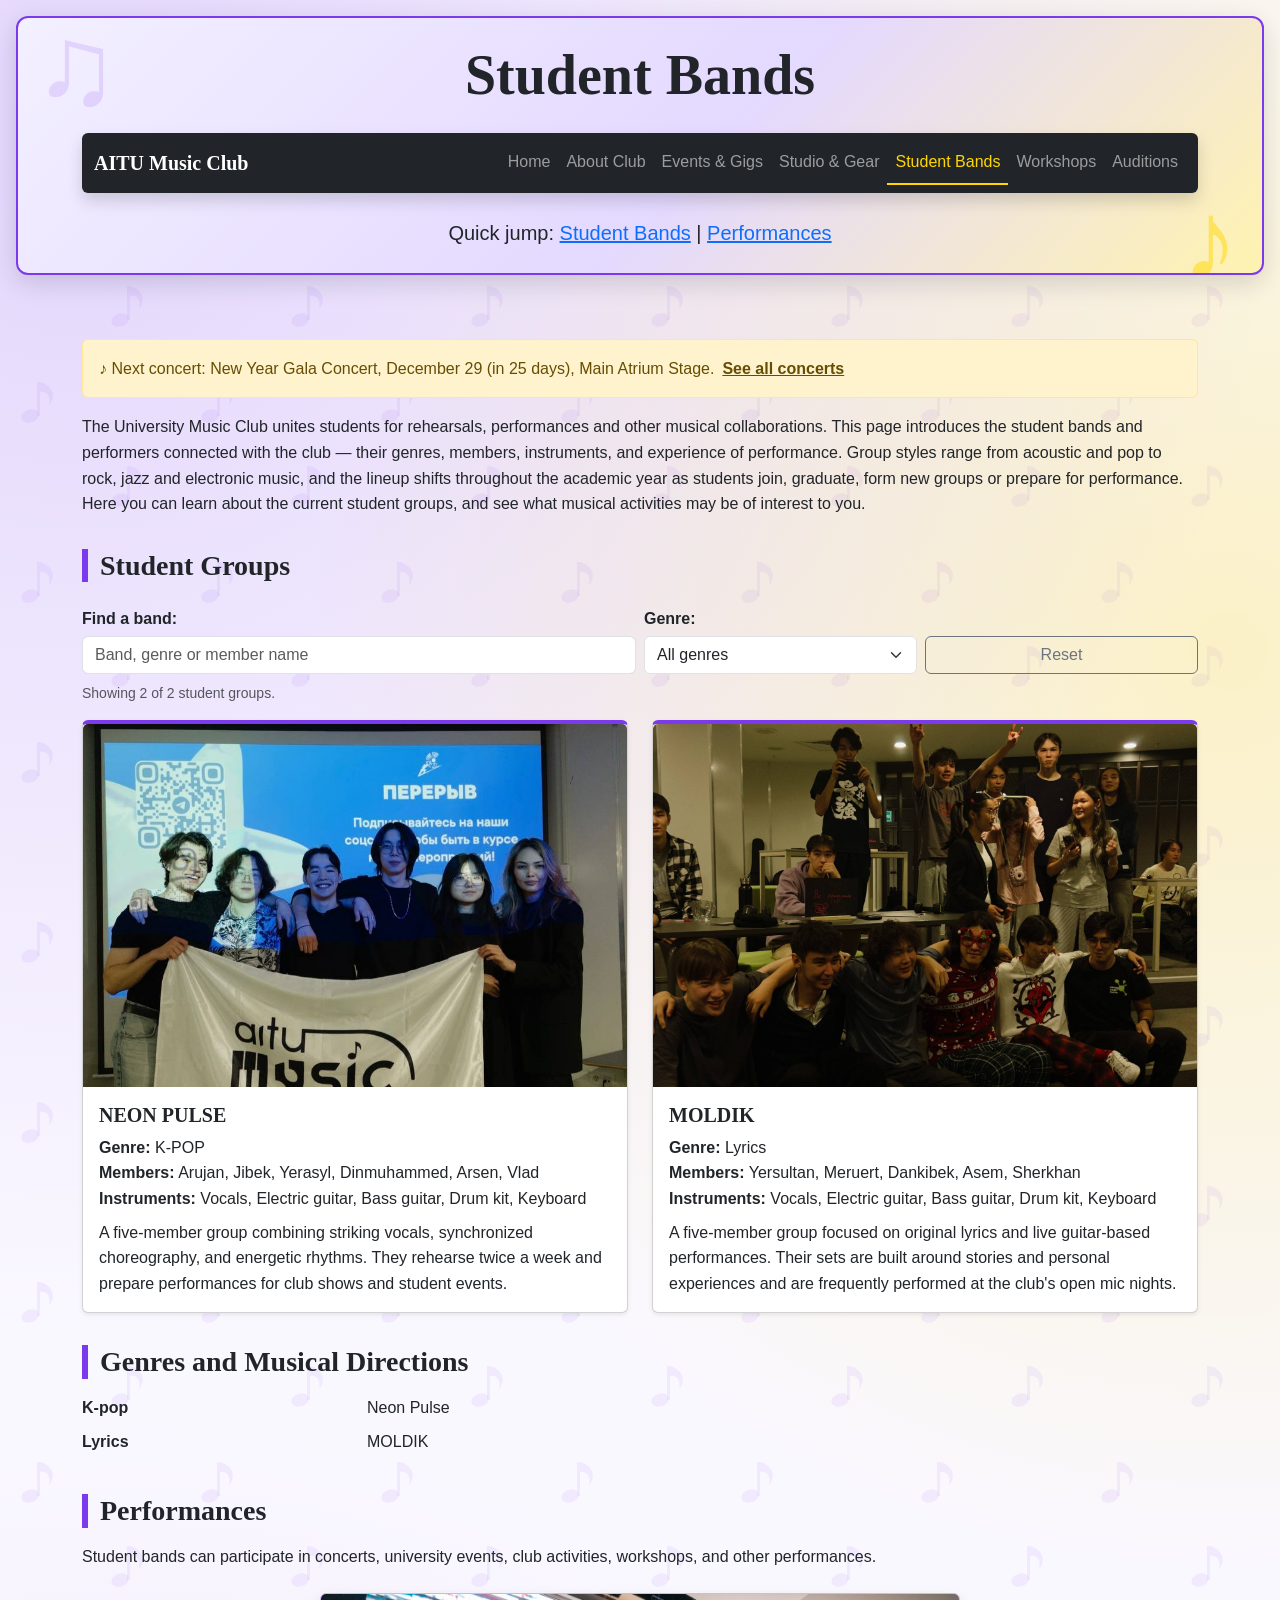
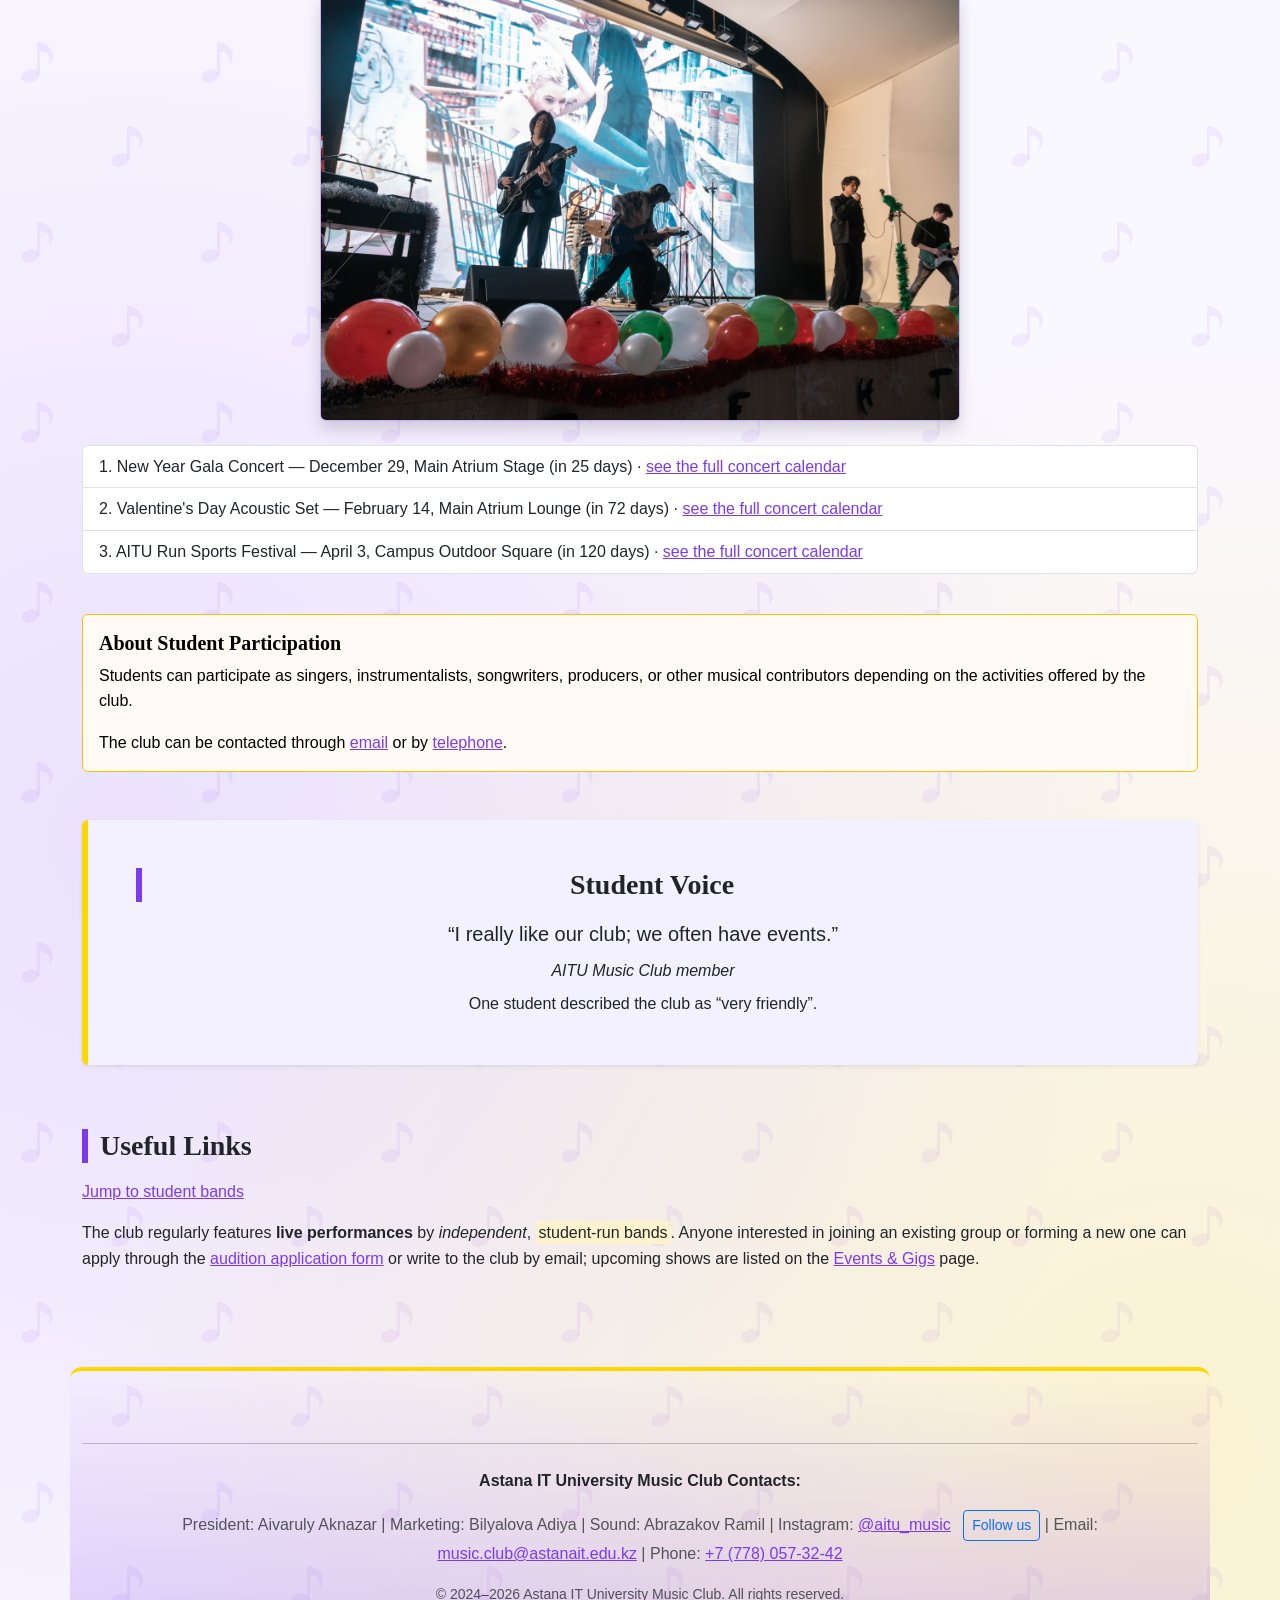
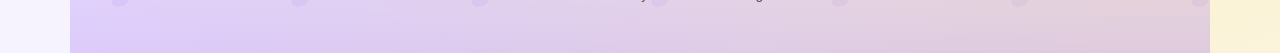
<file: bands.html>
<!DOCTYPE html>
<html lang="en">
<head>
    <meta charset="UTF-8">
    <meta name="viewport" content="width=device-width, initial-scale=1.0">
    <meta name="description" content="Information about student bands, performers, genres, and performances at the Music Club.">
    <meta name="author" content="AITU Music Club">
    <title>Student Bands &mdash; AITU Music Club</title>
    <link rel="icon" href="data:,">

    <!-- Bootstrap 5.3.3 -->
    <link href="https://cdn.jsdelivr.net/npm/bootstrap@5.3.3/dist/css/bootstrap.min.css" rel="stylesheet">

    <!-- The same two stylesheets on every page, loaded after Bootstrap so brand colours, small corrections and state classes win. -->
    <link rel="stylesheet" href="css/base.css">
    <link rel="stylesheet" href="css/site.css">
</head>

<body>
    <header class="club-hero">
        <div class="container py-4">

            <h1 class="display-4 fw-bold text-center mb-4">Student Bands</h1>

            <!-- Bootstrap Navbar: the same seven links in the same order on every page. Below 768px (phones) the links collapse behind the hamburger button; from md up they sit in a row. -->
            <nav id="main-navigation" class="navbar navbar-expand-md navbar-dark bg-dark rounded shadow">
                <!-- container-fluid here so the dark navbar bar fills the full width of its own rounded panel; the page content further down uses container instead, so paragraphs keep a readable line length on wide screens. -->
                <div class="container-fluid">
                    <a class="navbar-brand fw-bold" href="index.html">AITU Music Club</a>
                    <button class="navbar-toggler" type="button" data-bs-toggle="collapse" data-bs-target="#navbar-menu"
                            aria-controls="navbar-menu" aria-expanded="false" aria-label="Toggle navigation">
                        <span class="navbar-toggler-icon"></span>
                    </button>
                    <div class="collapse navbar-collapse" id="navbar-menu">
                        <ul class="navbar-nav ms-auto mb-2 mb-md-0">
                            <li class="nav-item"><a class="nav-link" href="index.html">Home</a></li>
                            <li class="nav-item"><a class="nav-link" href="about.html">About Club</a></li>
                            <li class="nav-item"><a class="nav-link" href="events.html">Events &amp; Gigs</a></li>
                            <li class="nav-item"><a class="nav-link" href="equipment.html">Studio &amp; Gear</a></li>
                            <li class="nav-item">
                                <a class="nav-link active" aria-current="page" href="bands.html">Student Bands</a>
                            </li>
                            <li class="nav-item"><a class="nav-link" href="workshops.html">Workshops</a></li>
                            <li class="nav-item"><a class="nav-link" href="auditions.html">Auditions</a></li>
                        </ul>
                    </div>
                </div>
            </nav>

            <p class="quick-navigation text-center lead mt-4 mb-0 d-none d-md-block">
                Quick jump:
                <a class="link-primary" href="#bands">Student Bands</a> |
                <a class="link-primary" href="#performances">Performances</a>
            </p>

        </div>
    </header>

    <main class="container py-5">

        <p class="bands-intro">
            The University Music Club unites students for rehearsals, performances and other musical collaborations. This page introduces
            the student bands and performers connected with the club — their genres, members, instruments, and experience of performance.
            Group styles range from acoustic and pop to rock, jazz and electronic music, and the lineup shifts throughout the academic year
            as students join, graduate, form new groups or prepare for performance. Here you can learn about the current student groups, and
            see what musical activities may be of interest to you.
        </p>

        <section id="bands" class="py-3">

            <h2 class="h3 fw-bold mb-4">Student Groups</h2>

            <!-- Bootstrap Card component (getbootstrap.com/docs/5.3/components/card/), adapted for band profiles: card-img-top holds the band photo and card-body holds the name, genre, members and description that used to sit in a plain figure and paragraphs. The row/col wrapper is also the "three different blocks respond to screen width" grid: full width on phones, two side by side from md up. -->
            <div class="row g-4">

                <div class="col-12 col-md-6">
                    <article id="band-neon-pulse" class="card h-100 shadow-sm">
                        <img class="club-photo card-img-top page-photo" src="images/band1.jpg"
                             alt="Members of NEON PULSE performing with the Music Club">
                        <div class="card-body">
                            <h3 class="card-title h5 fw-bold">NEON PULSE</h3>
                            <p class="card-text mb-2">
                                <strong>Genre:</strong> K-POP<br>
                                <strong>Members:</strong> Arujan, Jibek, Yerasyl, Dinmuhammed, Arsen, Vlad<br>
                                <strong>Instruments:</strong> Vocals, Electric guitar, Bass guitar, Drum kit, Keyboard
                            </p>
                            <p class="card-text mb-0">
                                A five-member group combining striking vocals, synchronized choreography, and energetic rhythms.
                                They rehearse twice a week and prepare performances for club shows and student events.
                            </p>
                        </div>
                    </article>
                </div>

                <div class="col-12 col-md-6">
                    <article id="band-moldik" class="card h-100 shadow-sm">
                        <img class="club-photo card-img-top page-photo" src="images/band2.jpg"
                             alt="Members of MOLDIK at a Music Club performance">
                        <div class="card-body">
                            <h3 class="card-title h5 fw-bold">MOLDIK</h3>
                            <p class="card-text mb-2">
                                <strong>Genre:</strong> Lyrics<br>
                                <strong>Members:</strong> Yersultan, Meruert, Dankibek, Asem, Sherkhan<br>
                                <strong>Instruments:</strong> Vocals, Electric guitar, Bass guitar, Drum kit, Keyboard
                            </p>
                            <p class="card-text mb-0">
                                A five-member group focused on original lyrics and live guitar-based performances. Their sets are built
                                around stories and personal experiences and are frequently performed at the club's open mic nights.
                            </p>
                        </div>
                    </article>
                </div>

            </div>

        </section>

        <section id="genres" class="py-3">
            <h2 class="h3 fw-bold mb-3">Genres and Musical Directions</h2>
            <dl class="genre-list row mb-0">
                <dt class="col-sm-3">K-pop</dt>
                <dd class="col-sm-9">Neon Pulse</dd>
                <dt class="col-sm-3">Lyrics</dt>
                <dd class="col-sm-9">MOLDIK</dd>
            </dl>
        </section>

        <section id="performances" class="py-3">
            <h2 class="h3 fw-bold mb-3">Performances</h2>
            <p>
                Student bands can participate in concerts, university events, club activities,
                workshops, and other performances.
            </p>
            <figure class="text-center my-4">
                <img class="club-photo img-fluid rounded shadow page-photo" src="images/performance.jpg"
                     alt="Music Club students performing at a university event">
            </figure>
            <ol class="list-group list-group-numbered">
                <li class="list-group-item">Halloween Concert &mdash; October 31, Main Assembly Hall (<a href="events.html#events-schedule">see the full concert calendar</a>)</li>
            </ol>
        </section>

        <aside class="alert alert-light border border-warning my-4">
            <h2 class="h5 fw-bold">About Student Participation</h2>
            <p>
                Students can participate as singers, instrumentalists, songwriters, producers,
                or other musical contributors depending on the activities offered by the club.
            </p>
            <p class="mb-0">
                The club can be contacted through
                <a href="mailto:music.club@astanait.edu.kz">email</a>
                or by
                <a href="tel:+77780573242">telephone</a>.
            </p>
        </aside>

        <section id="quote" class="p-4 p-md-5 bg-light rounded shadow-sm my-5 text-center">
            <h2 class="h3 fw-bold mb-3">Student Voice</h2>
            <blockquote class="mb-2">
                <p class="lead mb-0">&ldquo;I really like our club; we often have events.&rdquo;</p>
            </blockquote>
            <p class="mb-2"><cite>AITU Music Club member</cite></p>
            <p class="mb-0">One student described the club as <q>very friendly</q>.</p>
        </section>


        <section id="links" class="py-3">
            <h2 class="h3 fw-bold mb-3">Useful Links</h2>
            <p><a href="#bands">Jump to student bands</a></p>
                <p class="mb-0">
                The club regularly features <b>live performances</b> by <i>independent</i>, <mark>student-run bands</mark>.
                Anyone interested in joining an existing group or forming a new one can apply through the <a href="auditions.html#audition-form">audition application form</a> or write to the club by email; upcoming shows are listed on the <a href="events.html#events-schedule">Events &amp; Gigs</a> page.
            </p>
        </section>

    </main>

    <footer class="site-footer container py-5 text-center">
        <hr class="my-4">
        <p><strong class="d-block mb-2">Astana IT University Music Club Contacts:</strong></p>
        <p class="text-muted text-break">
            President: Aivaruly Aknazar | Marketing: Bilyalova Adiya | Sound: Abrazakov Ramil |
            Instagram: <a href="https://www.instagram.com/aitu_music" target="_blank" rel="noopener noreferrer">@aitu_music</a>
            <a class="btn btn-outline-primary btn-sm ms-2" href="https://www.instagram.com/aitu_music" target="_blank" rel="noopener noreferrer">Follow us</a>
            |
            Email: <a href="mailto:music.club@astanait.edu.kz">music.club@astanait.edu.kz</a> |
            Phone: <a href="tel:+77780573242">+7 (778) 057-32-42</a>
        </p>
        <p class="small text-muted mb-0">&copy; 2024&ndash;2026 Astana IT University Music Club. All rights reserved.</p>
    </footer>
    <button id="back-to-top" type="button" class="back-to-top hidden" aria-label="Back to top">&uarr;</button>
    <script src="js/data.js" defer></script>
    <script src="js/main.js" defer></script>
    <script src="js/bands.js" defer></script>
    <script src="https://code.jquery.com/jquery-3.7.1.min.js" defer></script>
    <script src="js/jquery-features.js" defer></script>
    <script src="https://cdn.jsdelivr.net/npm/bootstrap@5.3.3/dist/js/bootstrap.bundle.min.js"></script>
</body>
</html>
</file>
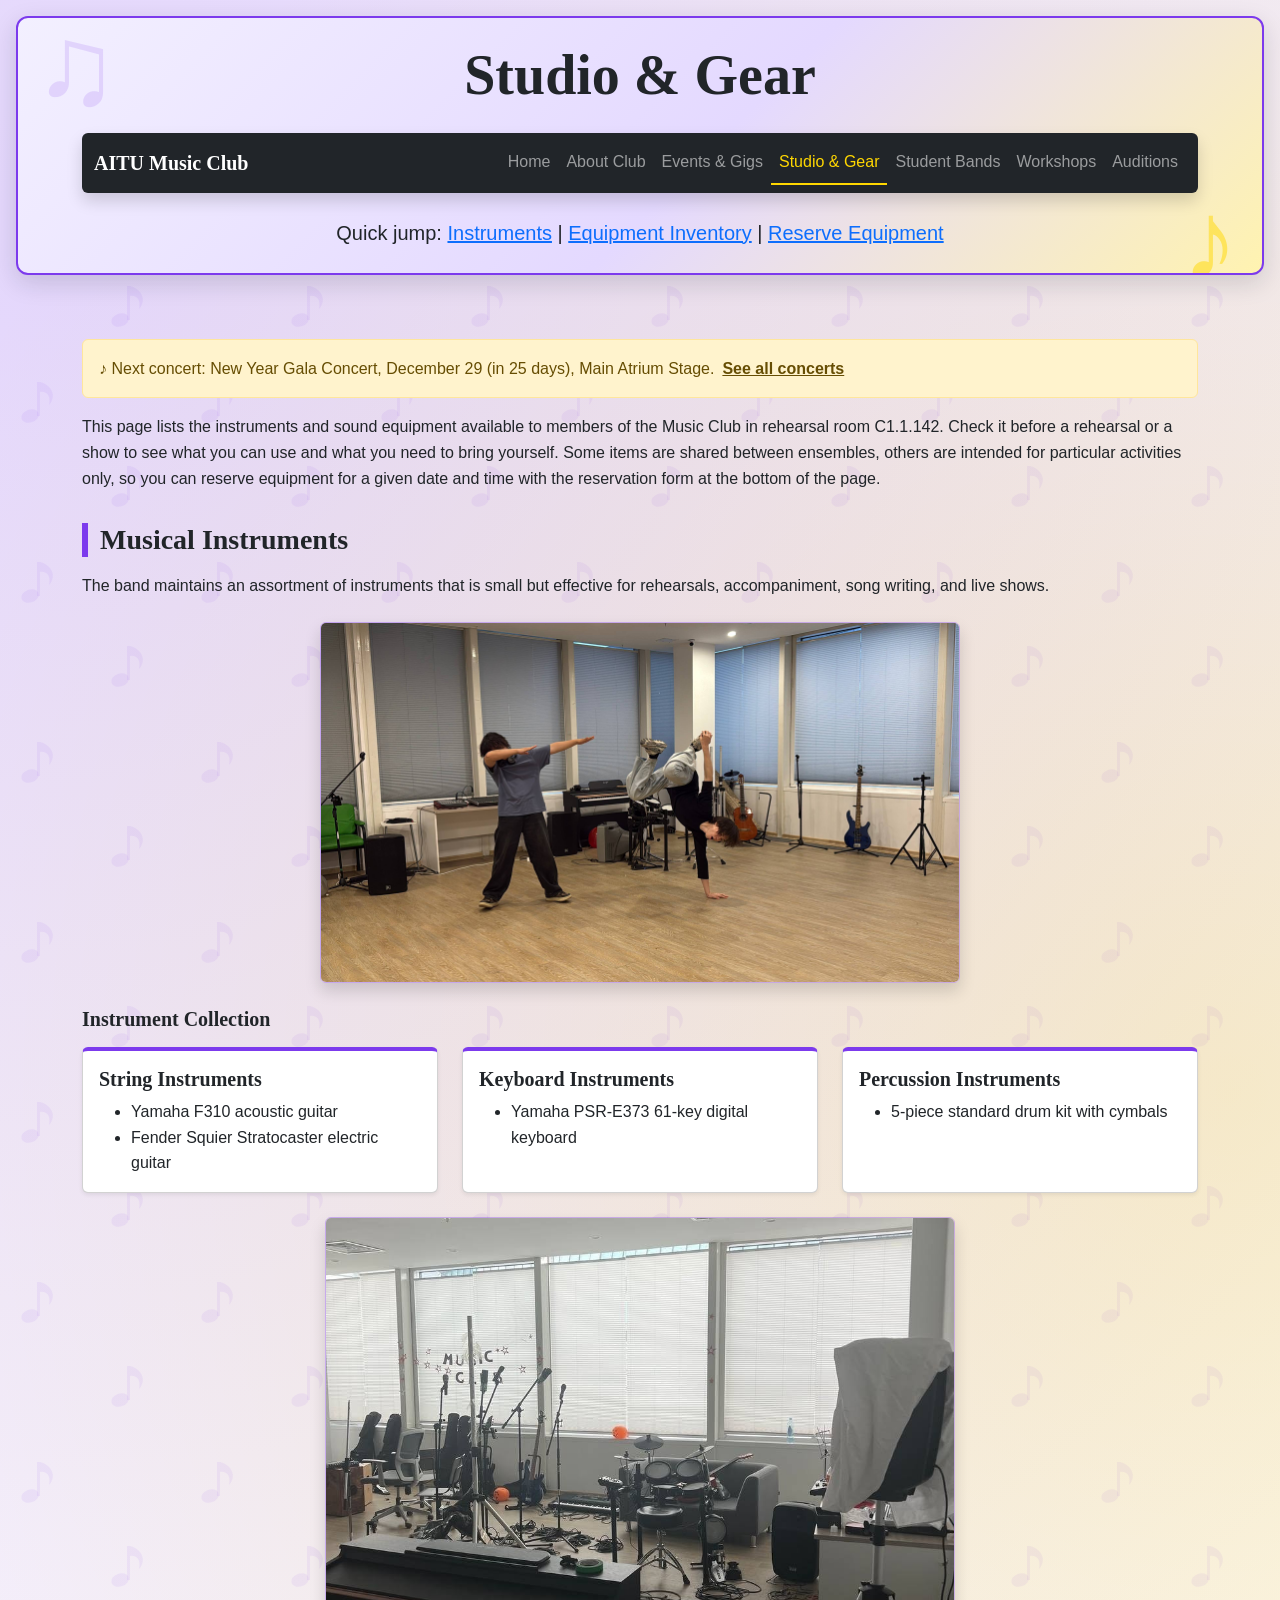
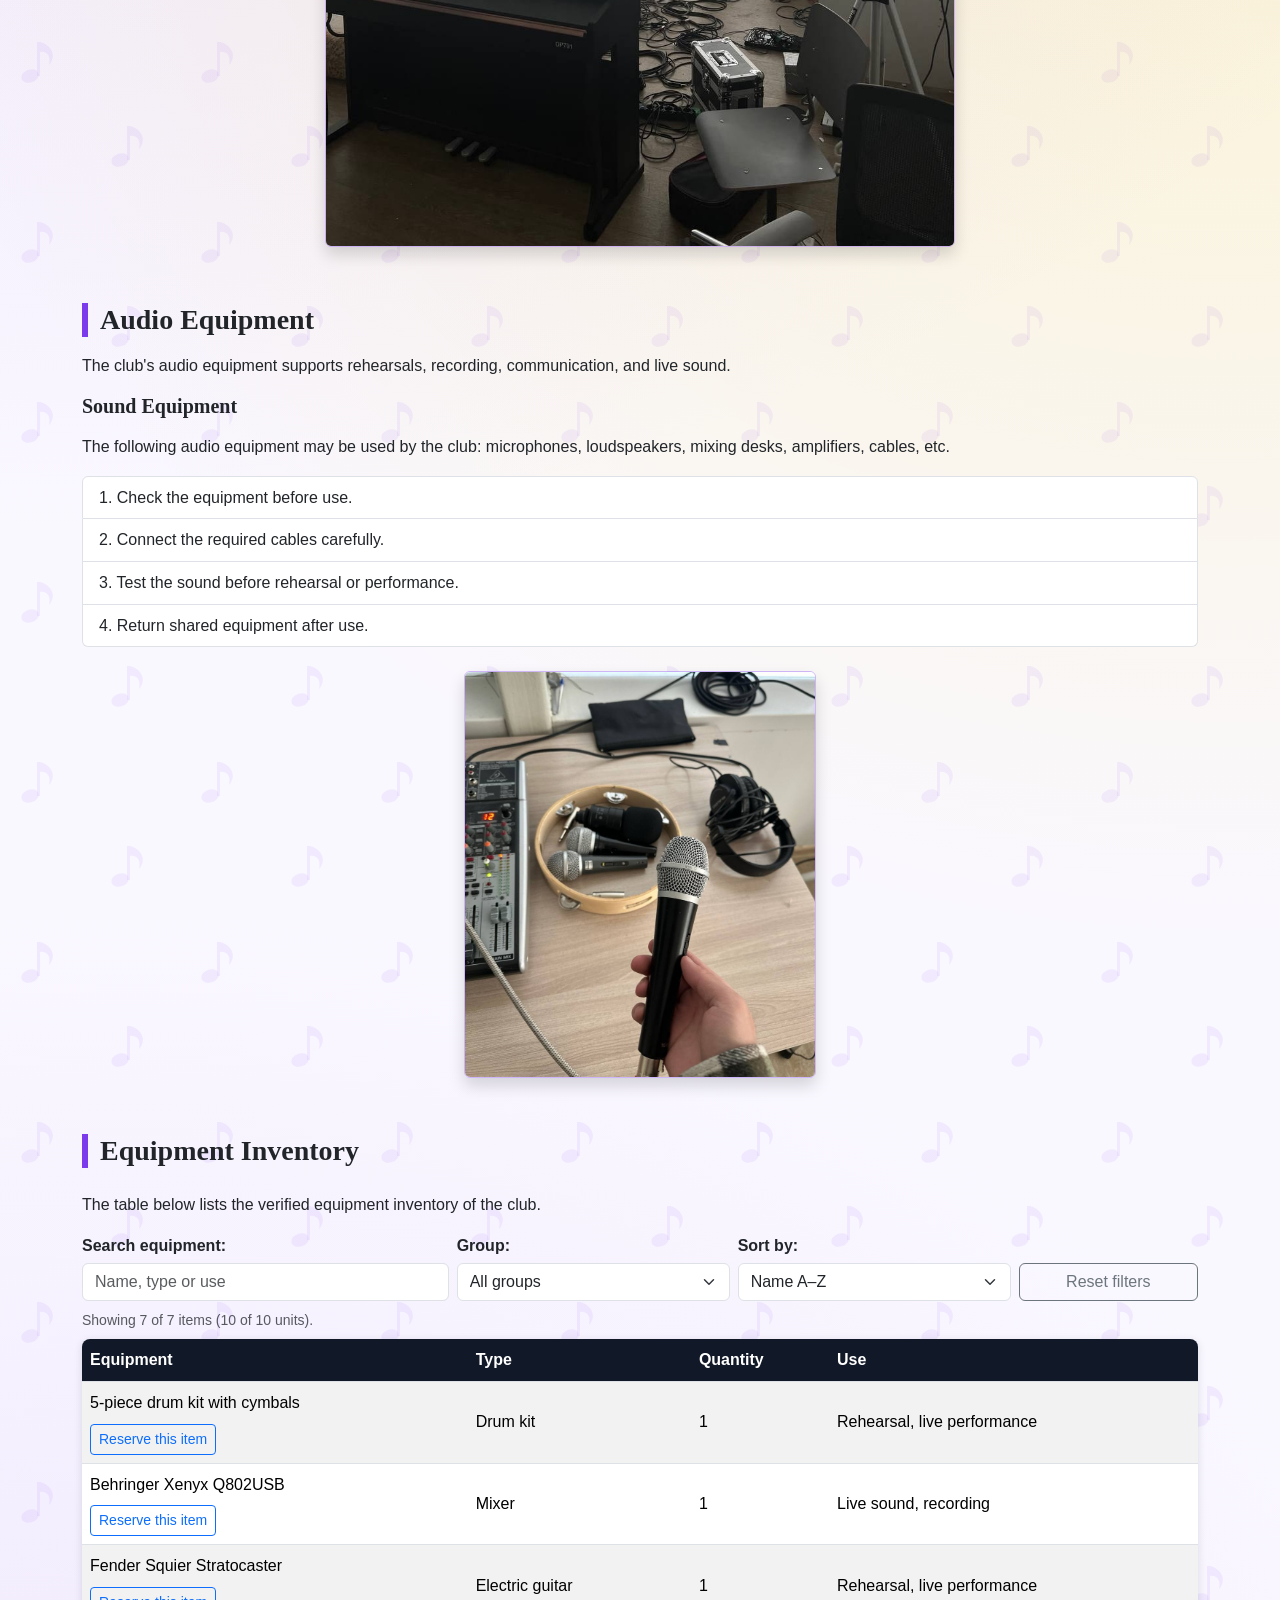
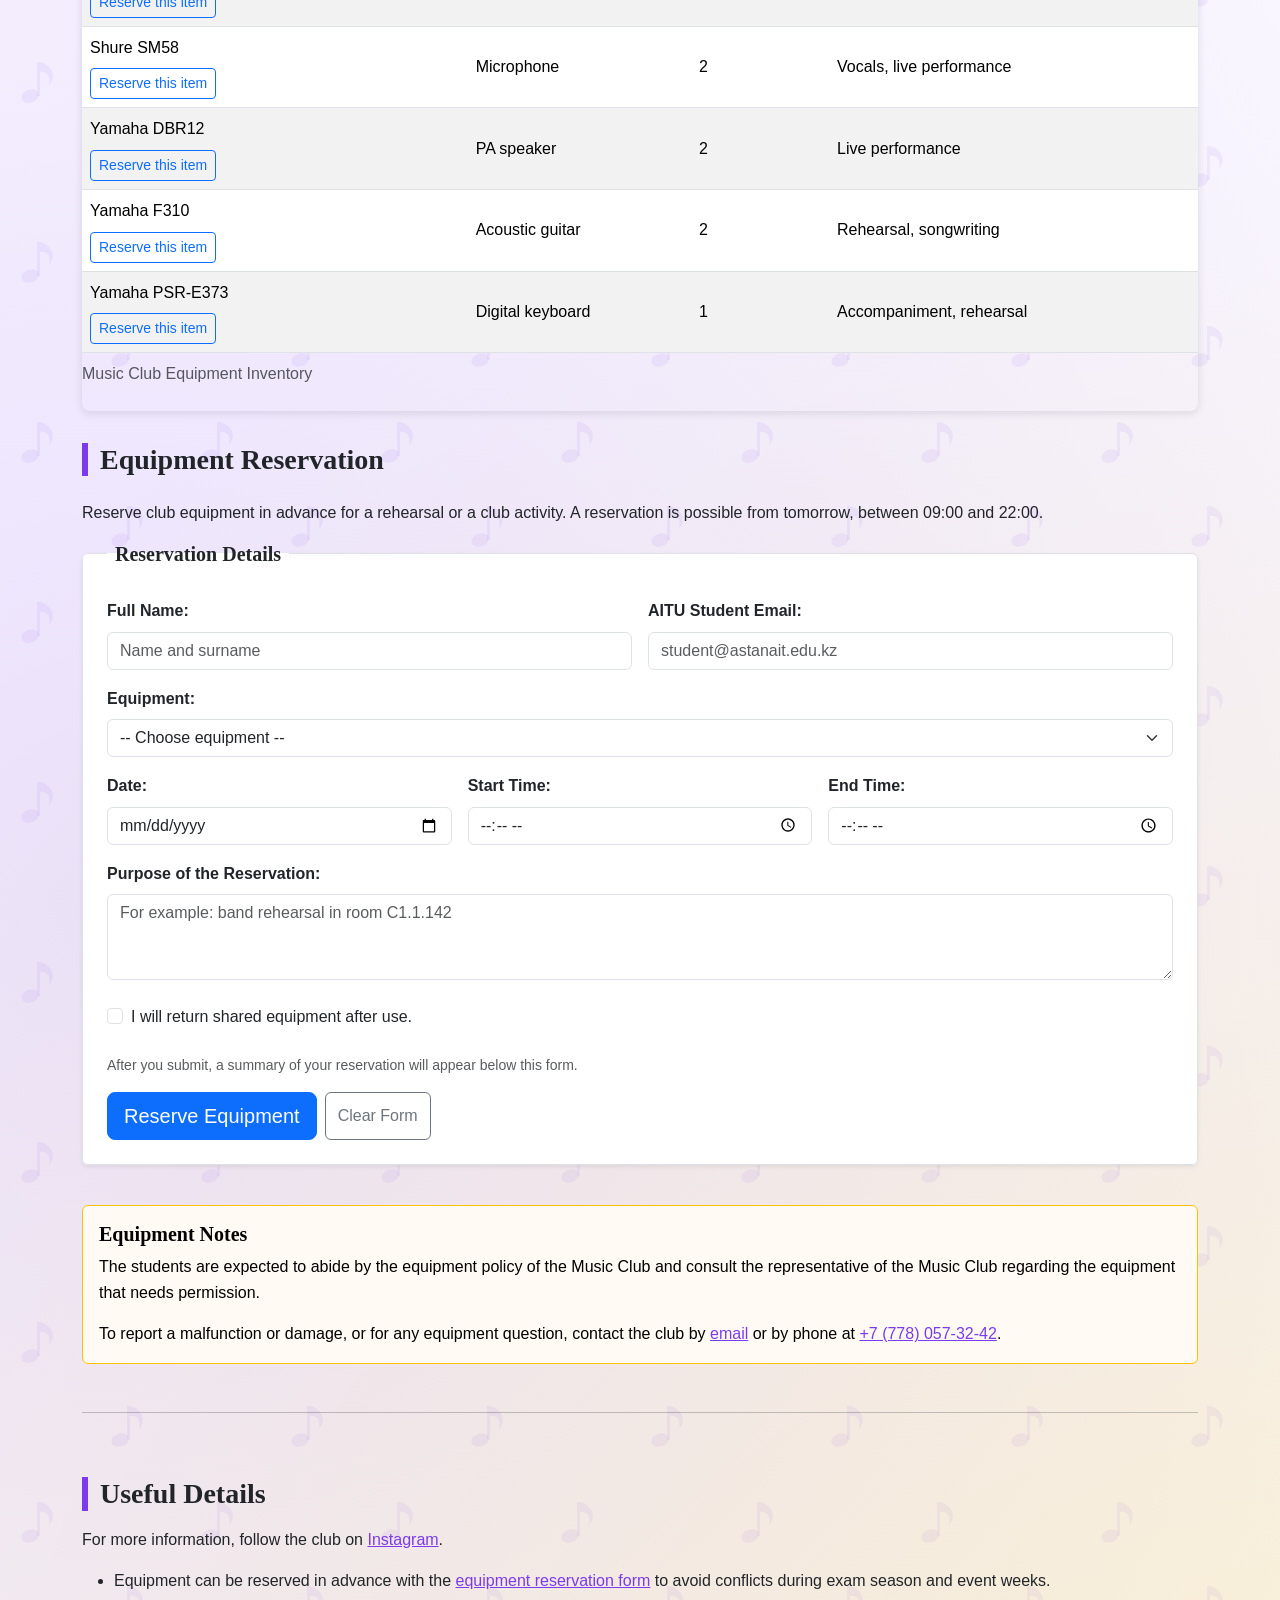
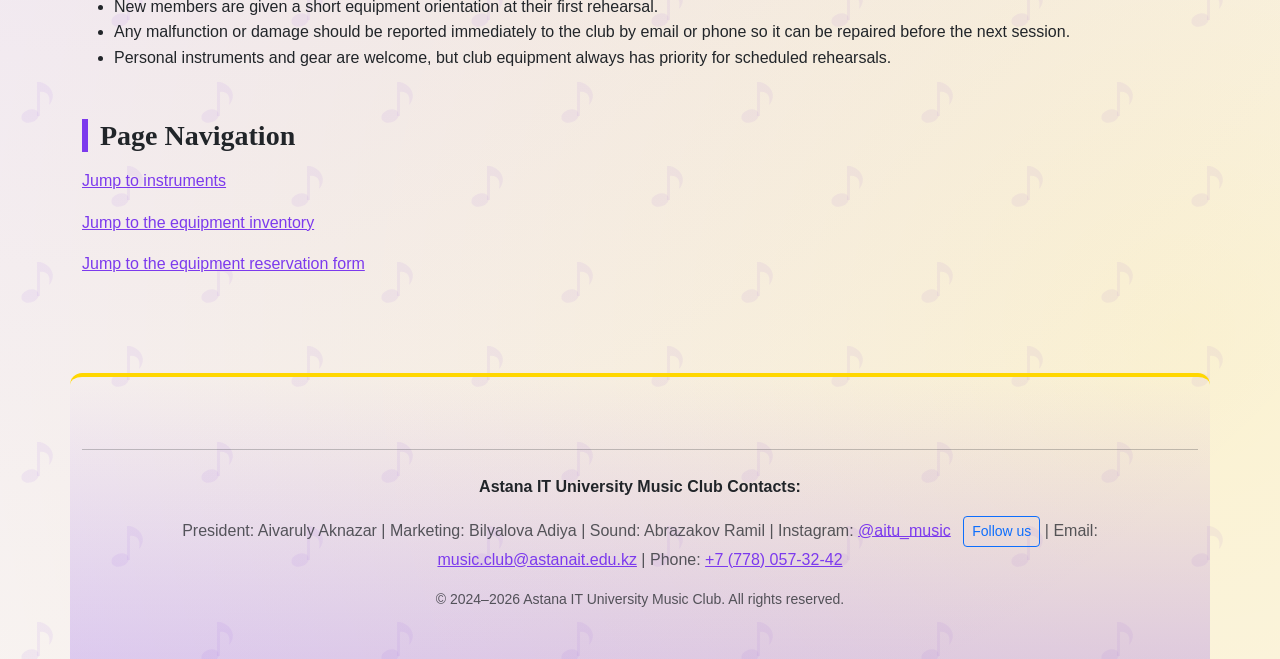
<file: equipment.html>
<!DOCTYPE html>
<html lang="en">
<head>
    <meta charset="UTF-8">
    <meta name="viewport" content="width=device-width, initial-scale=1.0">
    <meta name="description" content="Information about the equipment and studio facilities of the Music Club.">
    <meta name="author" content="AITU Music Club">
    <title>Studio &amp; Gear &mdash; AITU Music Club</title>
    <link rel="icon" href="data:,">

    <!-- Bootstrap 5.3.3 -->
    <link href="https://cdn.jsdelivr.net/npm/bootstrap@5.3.3/dist/css/bootstrap.min.css" rel="stylesheet">

    <!-- The same two stylesheets on every page, loaded after Bootstrap so brand colours, small corrections and state classes win. -->
    <link rel="stylesheet" href="css/base.css">
    <link rel="stylesheet" href="css/site.css">
</head>

<body>
    <header class="club-hero">
        <div class="container py-4">

            <h1 class="display-4 fw-bold text-center mb-4">Studio &amp; Gear</h1>

            <!-- Bootstrap Navbar: the same seven links in the same order on every page. Below 768px (phones) the links collapse behind the hamburger button; from md up they sit in a row. -->
            <nav id="main-navigation" class="navbar navbar-expand-md navbar-dark bg-dark rounded shadow">
                <!-- container-fluid here so the dark navbar bar fills the full width of its own rounded panel; the page content further down uses container instead, so paragraphs keep a readable line length on wide screens. -->
                <div class="container-fluid">
                    <a class="navbar-brand fw-bold" href="index.html">AITU Music Club</a>
                    <button class="navbar-toggler" type="button" data-bs-toggle="collapse" data-bs-target="#navbar-menu"
                            aria-controls="navbar-menu" aria-expanded="false" aria-label="Toggle navigation">
                        <span class="navbar-toggler-icon"></span>
                    </button>
                    <div class="collapse navbar-collapse" id="navbar-menu">
                        <ul class="navbar-nav ms-auto mb-2 mb-md-0">
                            <li class="nav-item"><a class="nav-link" href="index.html">Home</a></li>
                            <li class="nav-item"><a class="nav-link" href="about.html">About Club</a></li>
                            <li class="nav-item"><a class="nav-link" href="events.html">Events &amp; Gigs</a></li>
                            <li class="nav-item">
                                <a class="nav-link active" aria-current="page" href="equipment.html">Studio &amp; Gear</a>
                            </li>
                            <li class="nav-item"><a class="nav-link" href="bands.html">Student Bands</a></li>
                            <li class="nav-item"><a class="nav-link" href="workshops.html">Workshops</a></li>
                            <li class="nav-item"><a class="nav-link" href="auditions.html">Auditions</a></li>
                        </ul>
                    </div>
                </div>
            </nav>

            <p class="quick-navigation text-center lead mt-4 mb-0 d-none d-md-block">
                Quick jump:
                <a class="link-primary" href="#instruments">Instruments</a> |
                <a class="link-primary" href="#inventory">Equipment Inventory</a> |
                <a class="link-primary" href="#equipment-reservation">Reserve Equipment</a>
            </p>

        </div>
    </header>

    <main class="container py-5">

        <p>
            This page lists the instruments and sound equipment available to members of the Music Club in
            rehearsal room C1.1.142. Check it before a rehearsal or a show to see what you can use and what you
            need to bring yourself. Some items are shared between ensembles, others are intended for particular
            activities only, so you can reserve equipment for a given date and time with the reservation form at the bottom of the page.
        </p>

        <!-- I used section here because the equipment information is divided into a clear thematic part of the page. -->
        <section id="instruments" class="py-3">

            <h2 class="h3 fw-bold mb-3">Musical Instruments</h2>

            <p>
                The band maintains an assortment of instruments that is small but effective for rehearsals,
                accompaniment, song writing, and live shows.
            </p>

            <figure class="text-center my-4">
                <img class="img-fluid rounded shadow page-photo" src="images/studio.jpg" alt="Music Club studio and rehearsal room">
            </figure>

            <!-- Bootstrap grid: three responsive blocks that change layout at the md and lg breakpoints, one card per instrument category. -->
            <article class="mt-4">
                <h3 class="h5 fw-bold mb-3">Instrument Collection</h3>
                <div class="row g-4">
                    <div class="col-12 col-md-6 col-lg-4">
                        <div class="card h-100 shadow-sm">
                            <div class="card-body">
                                <h4 class="card-title h5 fw-bold">String Instruments</h4>
                                <ul class="mb-0">
                                    <li>Yamaha F310 acoustic guitar</li>
                                    <li>Fender Squier Stratocaster electric guitar</li>
                                </ul>
                            </div>
                        </div>
                    </div>
                    <div class="col-12 col-md-6 col-lg-4">
                        <div class="card h-100 shadow-sm">
                            <div class="card-body">
                                <h4 class="card-title h5 fw-bold">Keyboard Instruments</h4>
                                <ul class="mb-0">
                                    <li>Yamaha PSR-E373 61-key digital keyboard</li>
                                </ul>
                            </div>
                        </div>
                    </div>
                    <div class="col-12 col-md-12 col-lg-4">
                        <div class="card h-100 shadow-sm">
                            <div class="card-body">
                                <h4 class="card-title h5 fw-bold">Percussion Instruments</h4>
                                <ul class="mb-0">
                                    <li>5-piece standard drum kit with cymbals</li>
                                </ul>
                            </div>
                        </div>
                    </div>
                </div>
            </article>

            <figure class="text-center my-4">
                <img class="img-fluid rounded shadow page-photo" src="images/instruments.jpg" alt="Musical instruments used in the Music Club">
            </figure>

        </section>

        <section id="audio-equipment" class="py-3">

            <h2 class="h3 fw-bold mb-3">Audio Equipment</h2>

            <p>The club's audio equipment supports rehearsals, recording, communication, and live sound.</p>

            <article>
                <h3 class="h5 fw-bold mb-3">Sound Equipment</h3>
                <p>
                    The following audio equipment may be used by the club: microphones, loudspeakers, mixing
                    desks, amplifiers, cables, etc.
                </p>
                <ol class="list-group list-group-numbered">
                    <li class="list-group-item">Check the equipment before use.</li>
                    <li class="list-group-item">Connect the required cables carefully.</li>
                    <li class="list-group-item">Test the sound before rehearsal or performance.</li>
                    <li class="list-group-item">Return shared equipment after use.</li>
                </ol>
            </article>

            <figure class="text-center my-4">
                <img class="img-fluid rounded shadow page-photo" src="images/audio-equipment.jpg" alt="Audio equipment in the Music Club">
            </figure>

        </section>

        <section id="inventory" class="py-3">

            <h2 class="h3 fw-bold mb-4">Equipment Inventory</h2>

            <p>The table below lists the verified equipment inventory of the club.</p>

            <div class="table-responsive">
                <table id="equipment-table" class="table table-striped table-hover align-middle inventory-table">
                    <caption>Music Club Equipment Inventory</caption>
                    <thead>
                        <tr>
                            <th scope="col">Equipment</th>
                            <th scope="col">Type</th>
                            <th scope="col">Quantity</th>
                            <th scope="col">Use</th>
                        </tr>
                    </thead>
                    <tbody>
                        <!-- The rows are built by equipment.js from the EQUIPMENT list in data.js, so the inventory exists in one place only. -->
                    </tbody>
                </table>
            </div>

        </section>

        <section id="equipment-reservation" class="py-3">

            <h2 class="h3 fw-bold mb-4">Equipment Reservation</h2>

            <p>
                Reserve club equipment in advance for a rehearsal or a club activity. A reservation is possible from tomorrow,
                between 09:00 and 22:00.
            </p>

            <!-- No server-side handler exists yet, so submitting only reloads the page. JavaScript takes over the submit, checks the data and fills the error or confirmation area below. -->
            <form id="equipment-reservation-form" class="request-form" method="get">

                <fieldset class="request-details border rounded p-4 shadow-sm">
                    <legend class="float-none w-auto px-2 h5 fw-bold">Reservation Details</legend>
                    <div class="row g-3 mb-3">
                        <div class="col-12 col-md-6">
                            <label for="reservation-name" class="form-label fw-semibold">Full Name:</label>
                            <input type="text" class="form-control" id="reservation-name" name="reservation_name" placeholder="Name and surname" required>
                        </div>
                        <div class="col-12 col-md-6">
                            <label for="reservation-email" class="form-label fw-semibold">AITU Student Email:</label>
                            <input type="email" class="form-control" id="reservation-email" name="reservation_email" placeholder="student@astanait.edu.kz" required>
                        </div>
                        <div class="col-12">
                            <label for="reservation-item" class="form-label fw-semibold">Equipment:</label>
                            <!-- The options are added by equipment.js from the same list that builds the inventory table. -->
                            <select class="form-select" id="reservation-item" name="reservation_item" required>
                                <option value="">-- Choose equipment --</option>
                            </select>
                        </div>
                        <div class="col-12 col-md-4">
                            <label for="reservation-date" class="form-label fw-semibold">Date:</label>
                            <input type="date" class="form-control" id="reservation-date" name="reservation_date" required>
                        </div>
                        <div class="col-6 col-md-4">
                            <label for="reservation-start" class="form-label fw-semibold">Start Time:</label>
                            <input type="time" class="form-control" id="reservation-start" name="reservation_start" min="09:00" max="22:00" required>
                        </div>
                        <div class="col-6 col-md-4">
                            <label for="reservation-end" class="form-label fw-semibold">End Time:</label>
                            <input type="time" class="form-control" id="reservation-end" name="reservation_end" min="09:00" max="22:00" required>
                        </div>
                    </div>
                    <div class="mb-4">
                        <label for="reservation-purpose" class="form-label fw-semibold">Purpose of the Reservation:</label>
                        <textarea class="form-control" id="reservation-purpose" name="reservation_purpose" rows="3" placeholder="For example: band rehearsal in room C1.1.142" required></textarea>
                    </div>
                    <div class="form-check mb-4">
                        <input class="form-check-input" type="checkbox" id="reservation-agree" name="reservation_agreement" value="agreed" required>
                        <label class="form-check-label" for="reservation-agree">I will return shared equipment after use.</label>
                    </div>
                    <p class="form-note text-muted small">
                        After you submit, a summary of your reservation will appear below this form.
                    </p>
                    <div class="form-actions d-flex flex-wrap gap-2">
                        <button id="equipment-reservation-submit" type="submit" class="submit-button btn btn-primary btn-lg">Reserve Equipment</button>
                        <button id="equipment-reservation-reset" type="reset" class="reset-button btn btn-outline-secondary">Clear Form</button>
                    </div>
                </fieldset>

            </form>

            <!-- Error area: stays hidden until JavaScript writes a message into it and removes the "hidden" class. -->
            <div id="equipment-reservation-error" class="hidden alert alert-danger mt-4" role="alert"></div>

            <!-- Confirmation area: stays hidden until JavaScript writes the result into it and removes the "hidden" class. -->
            <div id="equipment-reservation-result" class="hidden alert alert-success mt-4" role="status" aria-live="polite"></div>

        </section>

        <aside class="alert alert-light border border-warning my-4">
            <h2 class="h5 fw-bold">Equipment Notes</h2>
            <p>
                The students are expected to abide by the equipment policy of the Music Club and consult the representative of the Music Club regarding the equipment that needs permission.
            </p>
            <p class="mb-0">
                To report a malfunction or damage, or for any equipment question, contact the club by
                <a href="mailto:music.club@astanait.edu.kz">email</a>
                or by phone at <a href="tel:+77780573242">+7 (778) 057-32-42</a>.
            </p>
        </aside>

        <hr class="my-5">

        <section id="details" class="py-3">
            <h2 class="h3 fw-bold mb-3">Useful Details</h2>
            <p>For more information, follow the club on <a href="https://www.instagram.com/aitu_music" target="_blank" rel="noopener noreferrer">Instagram</a>.</p>
            <ul>
                <li>Equipment can be reserved in advance with the <a href="#equipment-reservation">equipment reservation form</a> to avoid conflicts during exam season and event weeks.</li>
                <li>New members are given a short equipment orientation at their first rehearsal.</li>
                <li>Any malfunction or damage should be reported immediately to the club by email or phone so it can be repaired before the next session.</li>
                <li>Personal instruments and gear are welcome, but club equipment always has priority for scheduled rehearsals.</li>
            </ul>
        </section>

        <section id="navigation-help" class="py-3">
            <h2 class="h3 fw-bold mb-3">Page Navigation</h2>
            <p><a href="#instruments">Jump to instruments</a></p>
            <p><a href="#inventory">Jump to the equipment inventory</a></p>
            <p class="mb-0"><a href="#equipment-reservation">Jump to the equipment reservation form</a></p>
        </section>

    </main>

    <footer class="site-footer container py-5 text-center">
        <hr class="my-4">
        <p><strong class="d-block mb-2">Astana IT University Music Club Contacts:</strong></p>
        <p class="text-muted text-break">
            President: Aivaruly Aknazar | Marketing: Bilyalova Adiya | Sound: Abrazakov Ramil |
            Instagram: <a href="https://www.instagram.com/aitu_music" target="_blank" rel="noopener noreferrer">@aitu_music</a>
            <a class="btn btn-outline-primary btn-sm ms-2" href="https://www.instagram.com/aitu_music" target="_blank" rel="noopener noreferrer">Follow us</a>
            |
            Email: <a href="mailto:music.club@astanait.edu.kz">music.club@astanait.edu.kz</a> |
            Phone: <a href="tel:+77780573242">+7 (778) 057-32-42</a>
        </p>
        <p class="small text-muted mb-0">&copy; 2024&ndash;2026 Astana IT University Music Club. All rights reserved.</p>
    </footer>
    <button id="back-to-top" type="button" class="back-to-top hidden" aria-label="Back to top">&uarr;</button>
    <script src="js/data.js" defer></script>
    <script src="js/main.js" defer></script>
    <script src="js/equipment.js" defer></script>
    <script src="https://code.jquery.com/jquery-3.7.1.min.js" defer></script>
    <script src="js/jquery-features.js" defer></script>
    <script src="https://cdn.jsdelivr.net/npm/bootstrap@5.3.3/dist/js/bootstrap.bundle.min.js"></script>
</body>
</html>
</file>
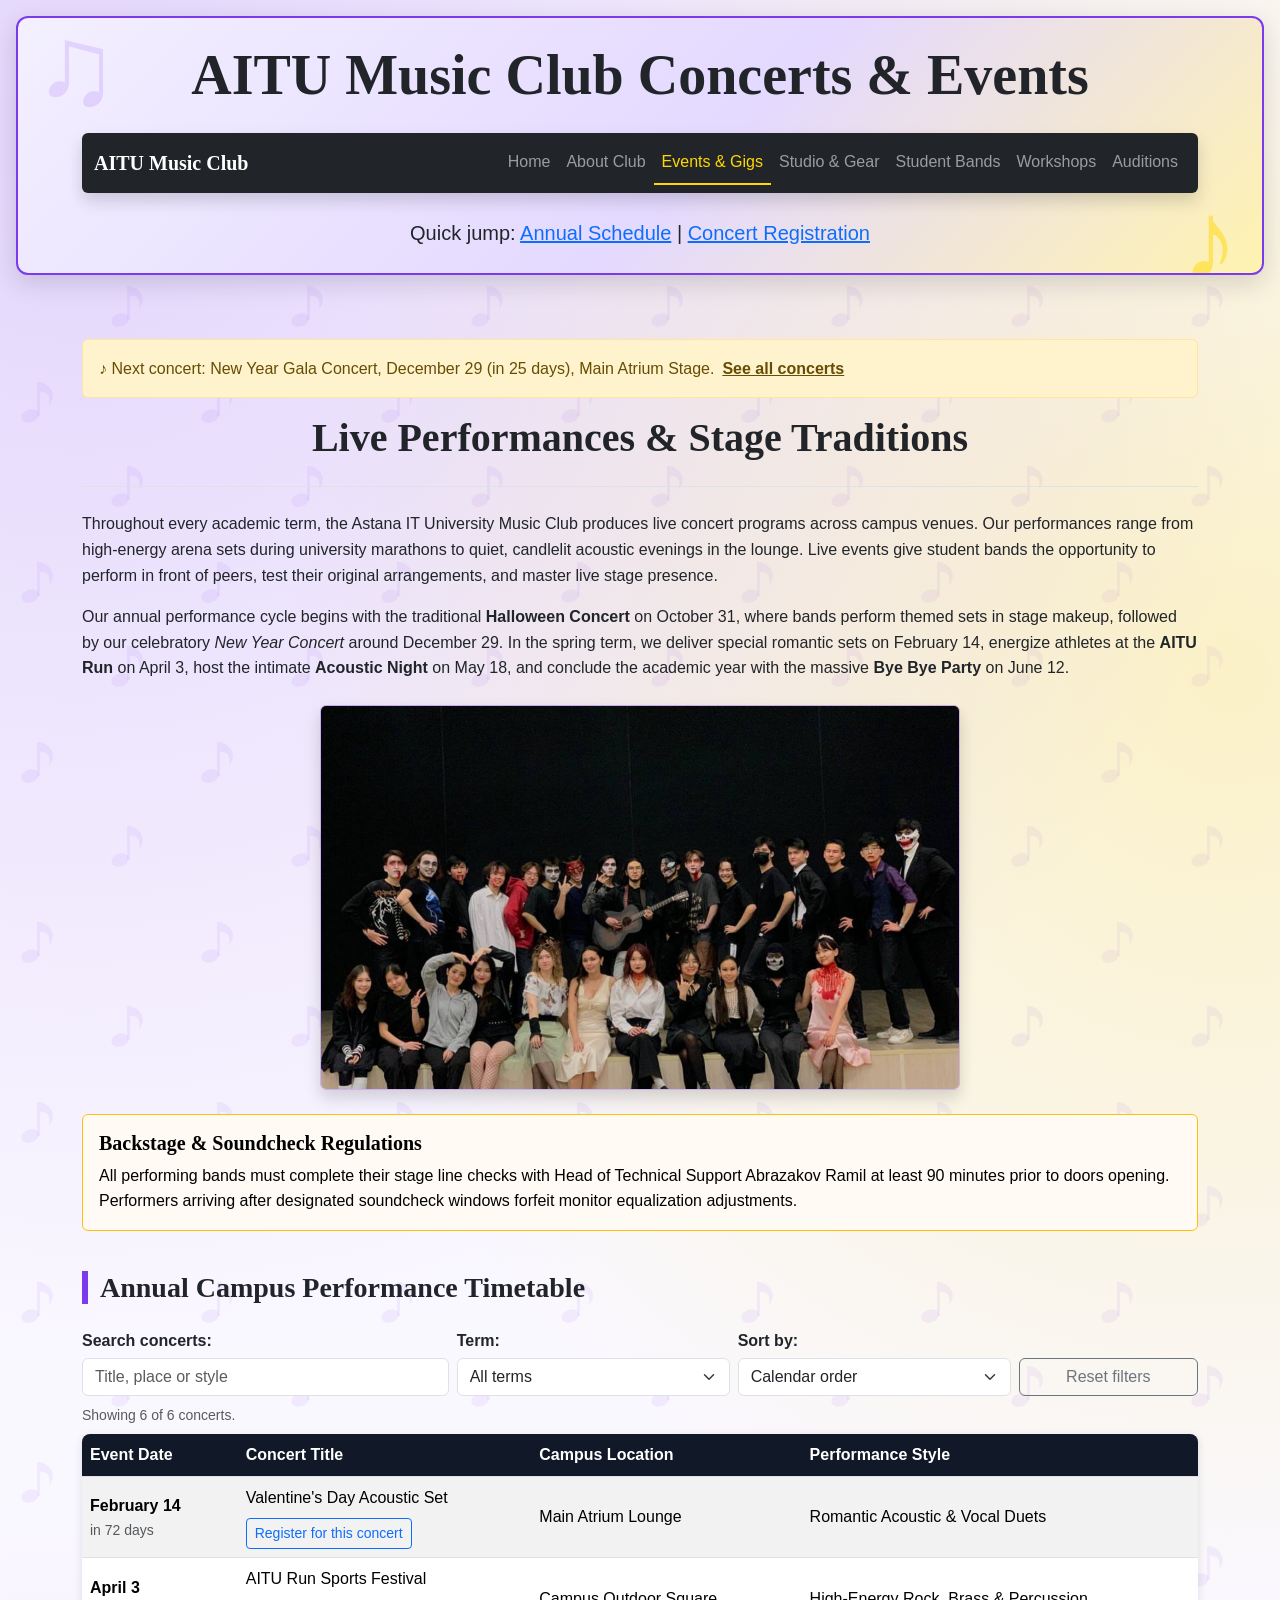
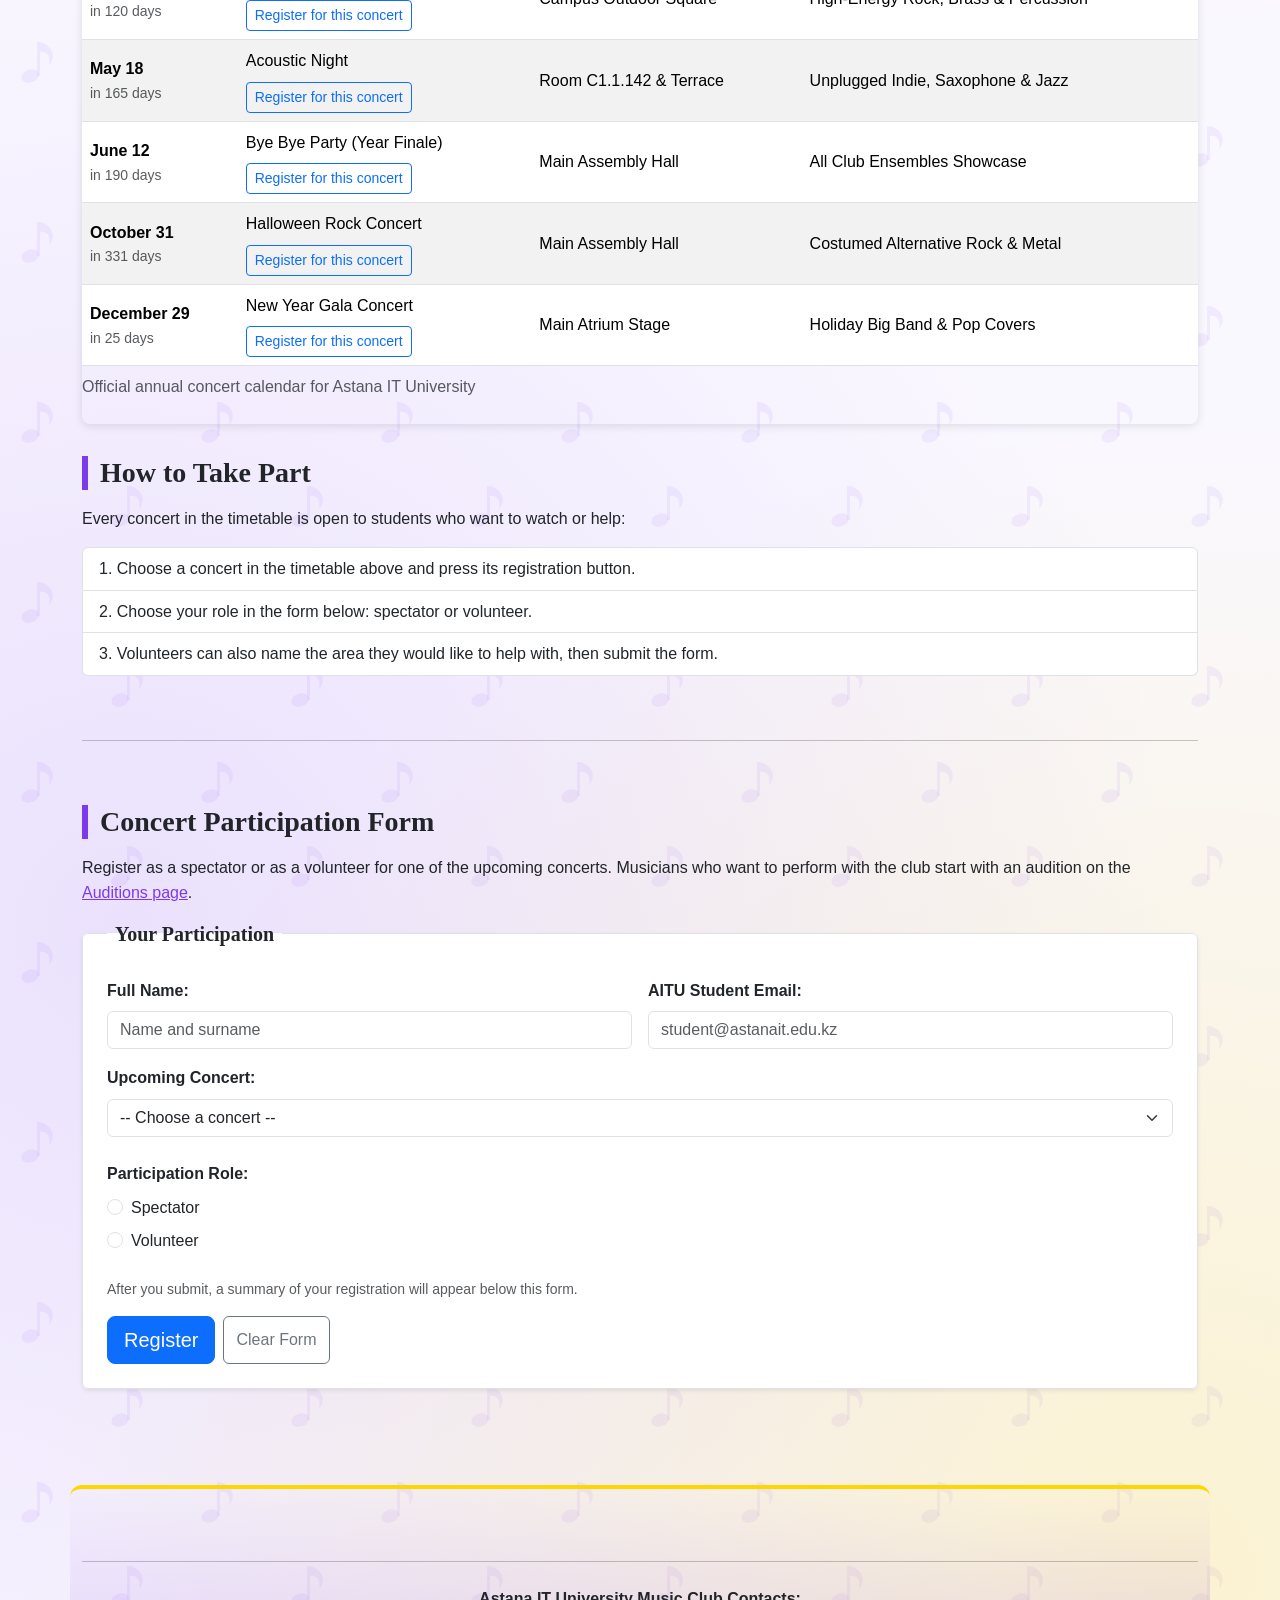
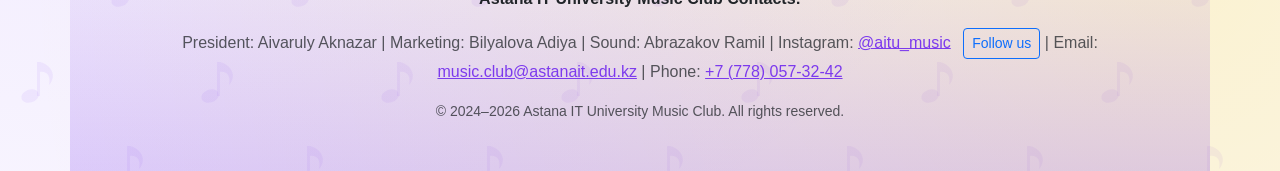
<file: events.html>
<!DOCTYPE html>
<html lang="en">
<head>
    <meta charset="UTF-8">
    <meta name="viewport" content="width=device-width, initial-scale=1.0">
    <meta name="description" content="Annual live concert calendar, traditional campus gigs, and concert participation for Astana IT University Music Club.">
    <meta name="author" content="AITU Music Club">
    <title>Events &amp; Gigs &mdash; AITU Music Club</title>
    <link rel="icon" href="data:,">

    <!-- Bootstrap 5.3.3 -->
    <link href="https://cdn.jsdelivr.net/npm/bootstrap@5.3.3/dist/css/bootstrap.min.css" rel="stylesheet">

    <!-- The same two stylesheets on every page, loaded after Bootstrap so brand colours, small corrections and state classes win. -->
    <link rel="stylesheet" href="css/base.css">
    <link rel="stylesheet" href="css/site.css">
</head>
<body>
    <header class="club-hero">
        <div class="container py-4">

            <h1 class="display-4 fw-bold text-center mb-4">AITU Music Club Concerts &amp; Events</h1>

            <!-- Bootstrap Navbar: the same seven links in the same order on every page. Below 768px (phones) the links collapse behind the hamburger button; from md up they sit in a row. -->
            <nav id="main-navigation" class="navbar navbar-expand-md navbar-dark bg-dark rounded shadow">
                <!-- container-fluid here so the dark navbar bar fills the full width of its own rounded panel; the page content further down uses container instead, so paragraphs keep a readable line length on wide screens. -->
                <div class="container-fluid">
                    <a class="navbar-brand fw-bold" href="index.html">AITU Music Club</a>
                    <button class="navbar-toggler" type="button" data-bs-toggle="collapse" data-bs-target="#navbar-menu"
                            aria-controls="navbar-menu" aria-expanded="false" aria-label="Toggle navigation">
                        <span class="navbar-toggler-icon"></span>
                    </button>
                    <div class="collapse navbar-collapse" id="navbar-menu">
                        <ul class="navbar-nav ms-auto mb-2 mb-md-0">
                            <li class="nav-item"><a class="nav-link" href="index.html">Home</a></li>
                            <li class="nav-item"><a class="nav-link" href="about.html">About Club</a></li>
                            <li class="nav-item">
                                <a class="nav-link active" aria-current="page" href="events.html">Events &amp; Gigs</a>
                            </li>
                            <li class="nav-item"><a class="nav-link" href="equipment.html">Studio &amp; Gear</a></li>
                            <li class="nav-item"><a class="nav-link" href="bands.html">Student Bands</a></li>
                            <li class="nav-item"><a class="nav-link" href="workshops.html">Workshops</a></li>
                            <li class="nav-item"><a class="nav-link" href="auditions.html">Auditions</a></li>
                        </ul>
                    </div>
                </div>
            </nav>

            <p class="quick-navigation text-center lead mt-4 mb-0 d-none d-md-block">
                Quick jump:
                <a class="link-primary" href="#events-schedule">Annual Schedule</a> |
                <a class="link-primary" href="#participation-form">Concert Registration</a>
            </p>

        </div>
    </header>

    <main class="container py-5">

        <article>
            <header class="text-center border-bottom pb-3 mb-4">
                <h2 class="display-6 fw-bold">Live Performances &amp; Stage Traditions</h2>
            </header>

            <p>
                Throughout every academic term, the Astana IT University Music Club produces live concert programs across campus venues.
                Our performances range from high-energy arena sets during university marathons to quiet, candlelit acoustic evenings in the lounge.
                Live events give student bands the opportunity to perform in front of peers, test their original arrangements, and master live stage presence.
            </p>
            <p>
                Our annual performance cycle begins with the traditional <strong>Halloween Concert</strong> on October 31, where bands perform themed sets in stage makeup,
                followed by our celebratory <em>New Year Concert</em> around December 29.
                In the spring term, we deliver special romantic sets on February 14, energize athletes at the <strong>AITU Run</strong> on April 3,
                host the intimate <strong>Acoustic Night</strong> on May 18, and conclude the academic year with the massive <strong>Bye Bye Party</strong> on June 12.
            </p>

            <figure class="text-center my-4">
                <img class="img-fluid rounded shadow page-photo" src="images/halloween-concert.jpg" alt="AITU Music Club student rock band performing live under stage lights at the annual university Halloween concert">
            </figure>

            <aside class="alert alert-light border border-warning my-4">
                <!-- Aside is selected because technical soundcheck regulations represent secondary backstage guidelines separate from the public event narrative -->
                <h3 class="h5 fw-bold">Backstage &amp; Soundcheck Regulations</h3>
                <p class="mb-0">
                    All performing bands must complete their stage line checks with Head of Technical Support Abrazakov Ramil at least 90 minutes prior to doors opening.
                    Performers arriving after designated soundcheck windows forfeit monitor equalization adjustments.
                </p>
            </aside>
        </article>

        <section id="events-schedule" class="py-3">
            <!-- A table is used instead of a list because concert data forms a structured two-dimensional matrix of dates, titles, campus halls, and genres -->
            <h2 class="h3 fw-bold mb-4">Annual Campus Performance Timetable</h2>
            <div class="table-responsive">
                <table id="events-table" class="table table-striped table-hover align-middle timetable">
                    <caption>Official annual concert calendar for Astana IT University</caption>
                    <thead>
                        <tr>
                            <th scope="col">Event Date</th>
                            <th scope="col">Concert Title</th>
                            <th scope="col">Campus Location</th>
                            <th scope="col">Performance Style</th>
                        </tr>
                    </thead>
                    <tbody>
                        <!-- The rows are built by events.js from the EVENTS list in data.js, so the concert data exists in one place only. -->
                    </tbody>
                </table>
            </div>
        </section>

        <section class="py-3">
            <h2 class="h3 fw-bold mb-3">How to Take Part</h2>
            <p>Every concert in the timetable is open to students who want to watch or help:</p>

            <!-- Bootstrap List Group component adapted for the participation steps: list-group-numbered gives the sequence Bootstrap's own numbered markers and spacing. -->
            <ol class="workflow-steps list-group list-group-numbered">
                <li class="list-group-item">Choose a concert in the timetable above and press its registration button.</li>
                <li class="list-group-item">Choose your role in the form below: spectator or volunteer.</li>
                <li class="list-group-item">Volunteers can also name the area they would like to help with, then submit the form.</li>
            </ol>
        </section>

        <hr class="my-5">

        <section id="participation-form" class="py-3">
            <h2 class="h3 fw-bold mb-3">Concert Participation Form</h2>
            <p>
                Register as a spectator or as a volunteer for one of the upcoming concerts.
                Musicians who want to perform with the club start with an audition on the
                <a href="auditions.html#audition-form">Auditions page</a>.
            </p>
            <!-- No server-side handler exists yet, so submitting only reloads the page. JavaScript takes over the submit, checks the data and fills the error or confirmation area below. -->
            <form id="concert-participation-form" method="get">
                <fieldset class="border rounded p-4 shadow-sm">
                    <legend class="float-none w-auto px-2 h5 fw-bold">Your Participation</legend>

                    <div class="row g-3 mb-4">
                        <div class="col-12 col-md-6">
                            <label for="participant-name" class="form-label fw-semibold">Full Name:</label>
                            <input type="text" class="form-control" id="participant-name" name="participant_name" placeholder="Name and surname" required>
                        </div>
                        <div class="col-12 col-md-6">
                            <label for="participant-email" class="form-label fw-semibold">AITU Student Email:</label>
                            <input type="email" class="form-control" id="participant-email" name="participant_email" placeholder="student@astanait.edu.kz" required>
                        </div>
                        <div class="col-12">
                            <label for="concert-choice" class="form-label fw-semibold">Upcoming Concert:</label>
                            <!-- The options are added by events.js from the same concert list that builds the timetable. -->
                            <select class="form-select" id="concert-choice" name="concert" required>
                                <option value="">-- Choose a concert --</option>
                            </select>
                        </div>
                    </div>

                    <p class="fw-semibold mb-2">Participation Role:</p>
                    <div class="form-check mb-2">
                        <input class="form-check-input" type="radio" id="role-spectator" name="participation_role" value="spectator" required>
                        <label class="form-check-label" for="role-spectator">Spectator</label>
                    </div>
                    <div class="form-check mb-4">
                        <input class="form-check-input" type="radio" id="role-volunteer" name="participation_role" value="volunteer">
                        <label class="form-check-label" for="role-volunteer">Volunteer</label>
                    </div>

                    <div id="volunteer-details" class="mb-4 hidden">
                        <label for="volunteer-task" class="form-label fw-semibold">Volunteer Responsibility (optional):</label>
                        <select class="form-select" id="volunteer-task" name="volunteer_task">
                            <option value="">No preference</option>
                            <option value="organization">Event organization</option>
                            <option value="guests">Guest assistance</option>
                            <option value="venue">Venue preparation</option>
                            <option value="technical">Technical assistance</option>
                        </select>
                    </div>

                    <p id="concert-empty" class="hidden alert alert-info">
                        No concerts are scheduled at the moment. Please check this page again later.
                    </p>

                    <p class="form-note text-muted small">
                        After you submit, a summary of your registration will appear below this form.
                    </p>

                    <div class="d-flex flex-wrap gap-2">
                        <button id="concert-participation-submit" type="submit" class="btn btn-primary btn-lg">Register</button>
                        <button id="concert-participation-reset" type="reset" class="btn btn-outline-secondary">Clear Form</button>
                    </div>
                </fieldset>
            </form>

            <!-- Error area: stays hidden until JavaScript writes a message into it and removes the "hidden" class. -->
            <div id="concert-participation-error" class="hidden alert alert-danger mt-4" role="alert"></div>

            <!-- Confirmation area: stays hidden until JavaScript writes the result into it and removes the "hidden" class. -->
            <div id="concert-participation-result" class="hidden alert alert-success mt-4" role="status" aria-live="polite"></div>
        </section>
    </main>

    <footer class="site-footer container py-5 text-center">
        <hr class="my-4">
        <p><strong class="d-block mb-2">Astana IT University Music Club Contacts:</strong></p>
        <p class="text-muted text-break">
            President: Aivaruly Aknazar | Marketing: Bilyalova Adiya | Sound: Abrazakov Ramil |
            Instagram: <a href="https://www.instagram.com/aitu_music" target="_blank" rel="noopener noreferrer">@aitu_music</a>
            <a class="btn btn-outline-primary btn-sm ms-2" href="https://www.instagram.com/aitu_music" target="_blank" rel="noopener noreferrer">Follow us</a>
            |
            Email: <a href="mailto:music.club@astanait.edu.kz">music.club@astanait.edu.kz</a> |
            Phone: <a href="tel:+77780573242">+7 (778) 057-32-42</a>
        </p>
        <p class="small text-muted mb-0">&copy; 2024&ndash;2026 Astana IT University Music Club. All rights reserved.</p>
    </footer>
    <button id="back-to-top" type="button" class="back-to-top hidden" aria-label="Back to top">&uarr;</button>
    <script src="js/data.js" defer></script>
    <script src="js/main.js" defer></script>
    <script src="js/events.js" defer></script>
    <script src="https://code.jquery.com/jquery-3.7.1.min.js" defer></script>
    <script src="js/jquery-features.js" defer></script>
    <script src="https://cdn.jsdelivr.net/npm/bootstrap@5.3.3/dist/js/bootstrap.bundle.min.js"></script>
</body>
</html>
</file>
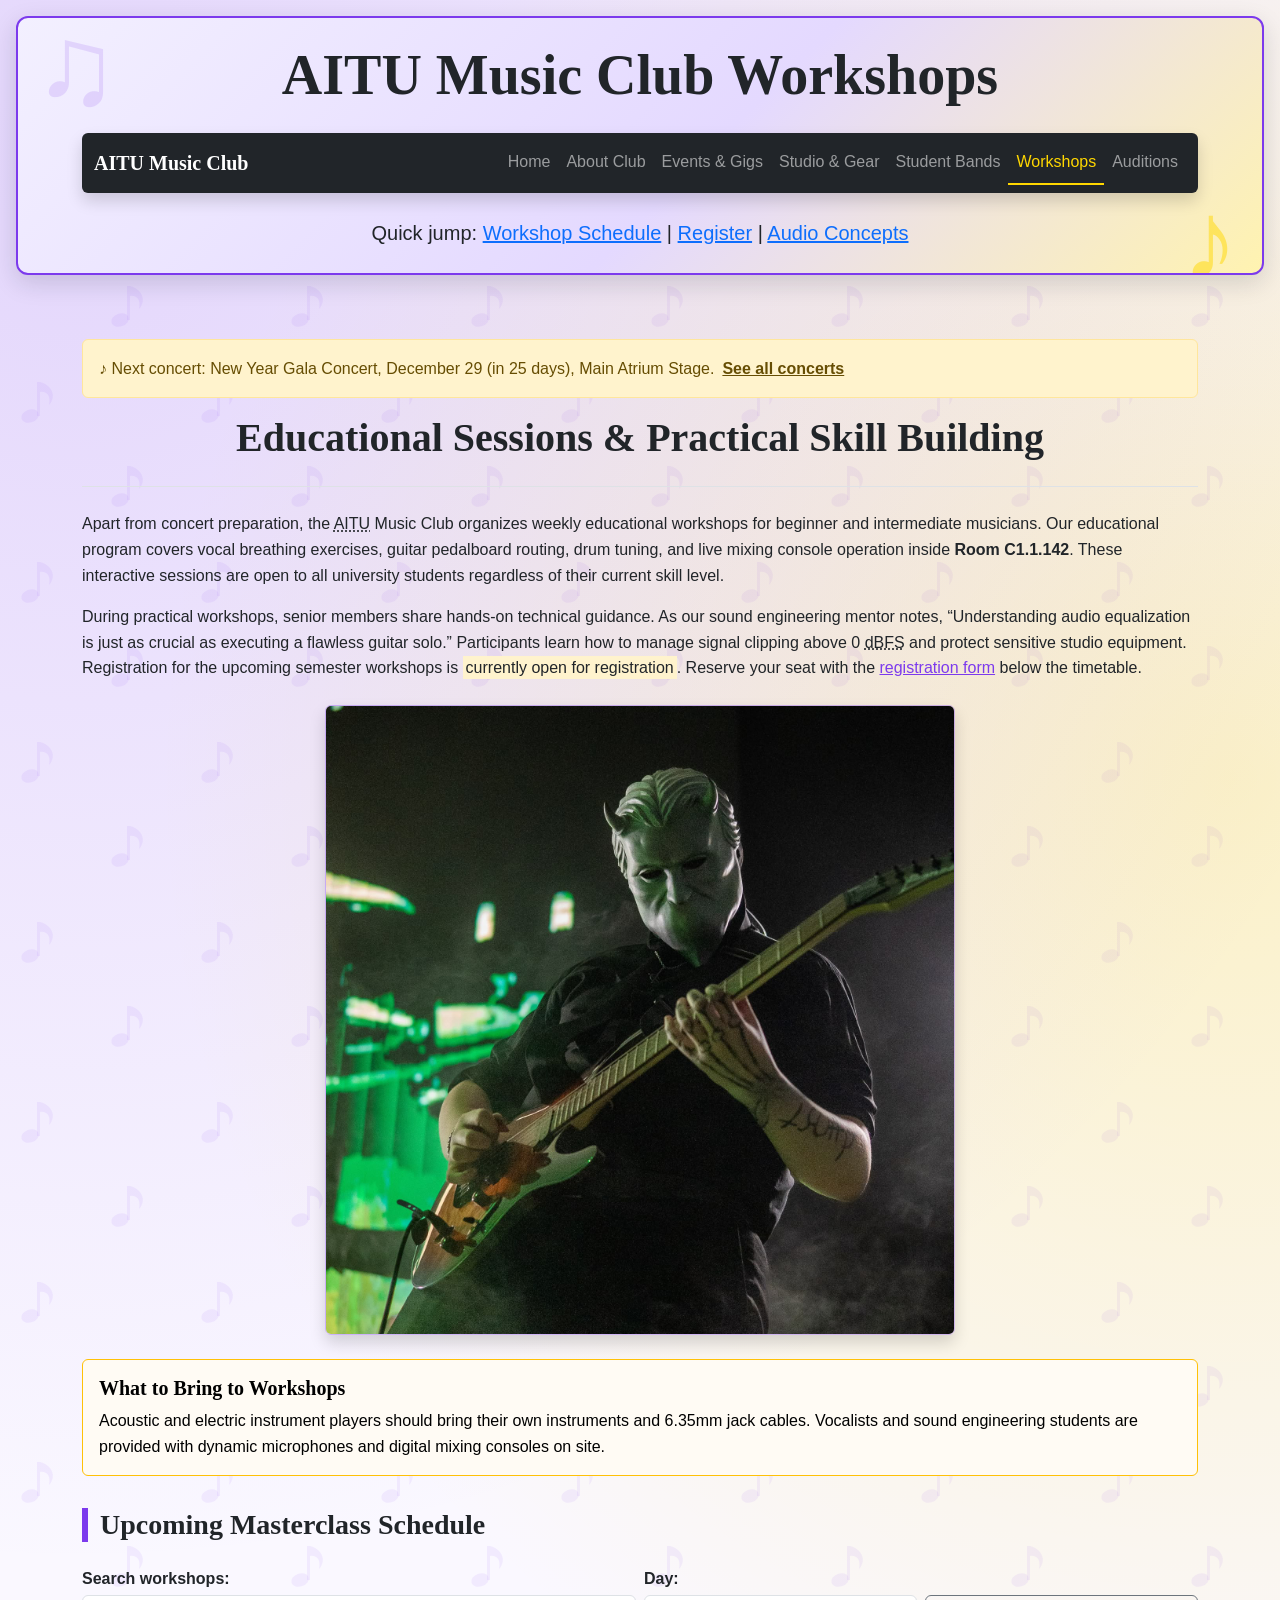
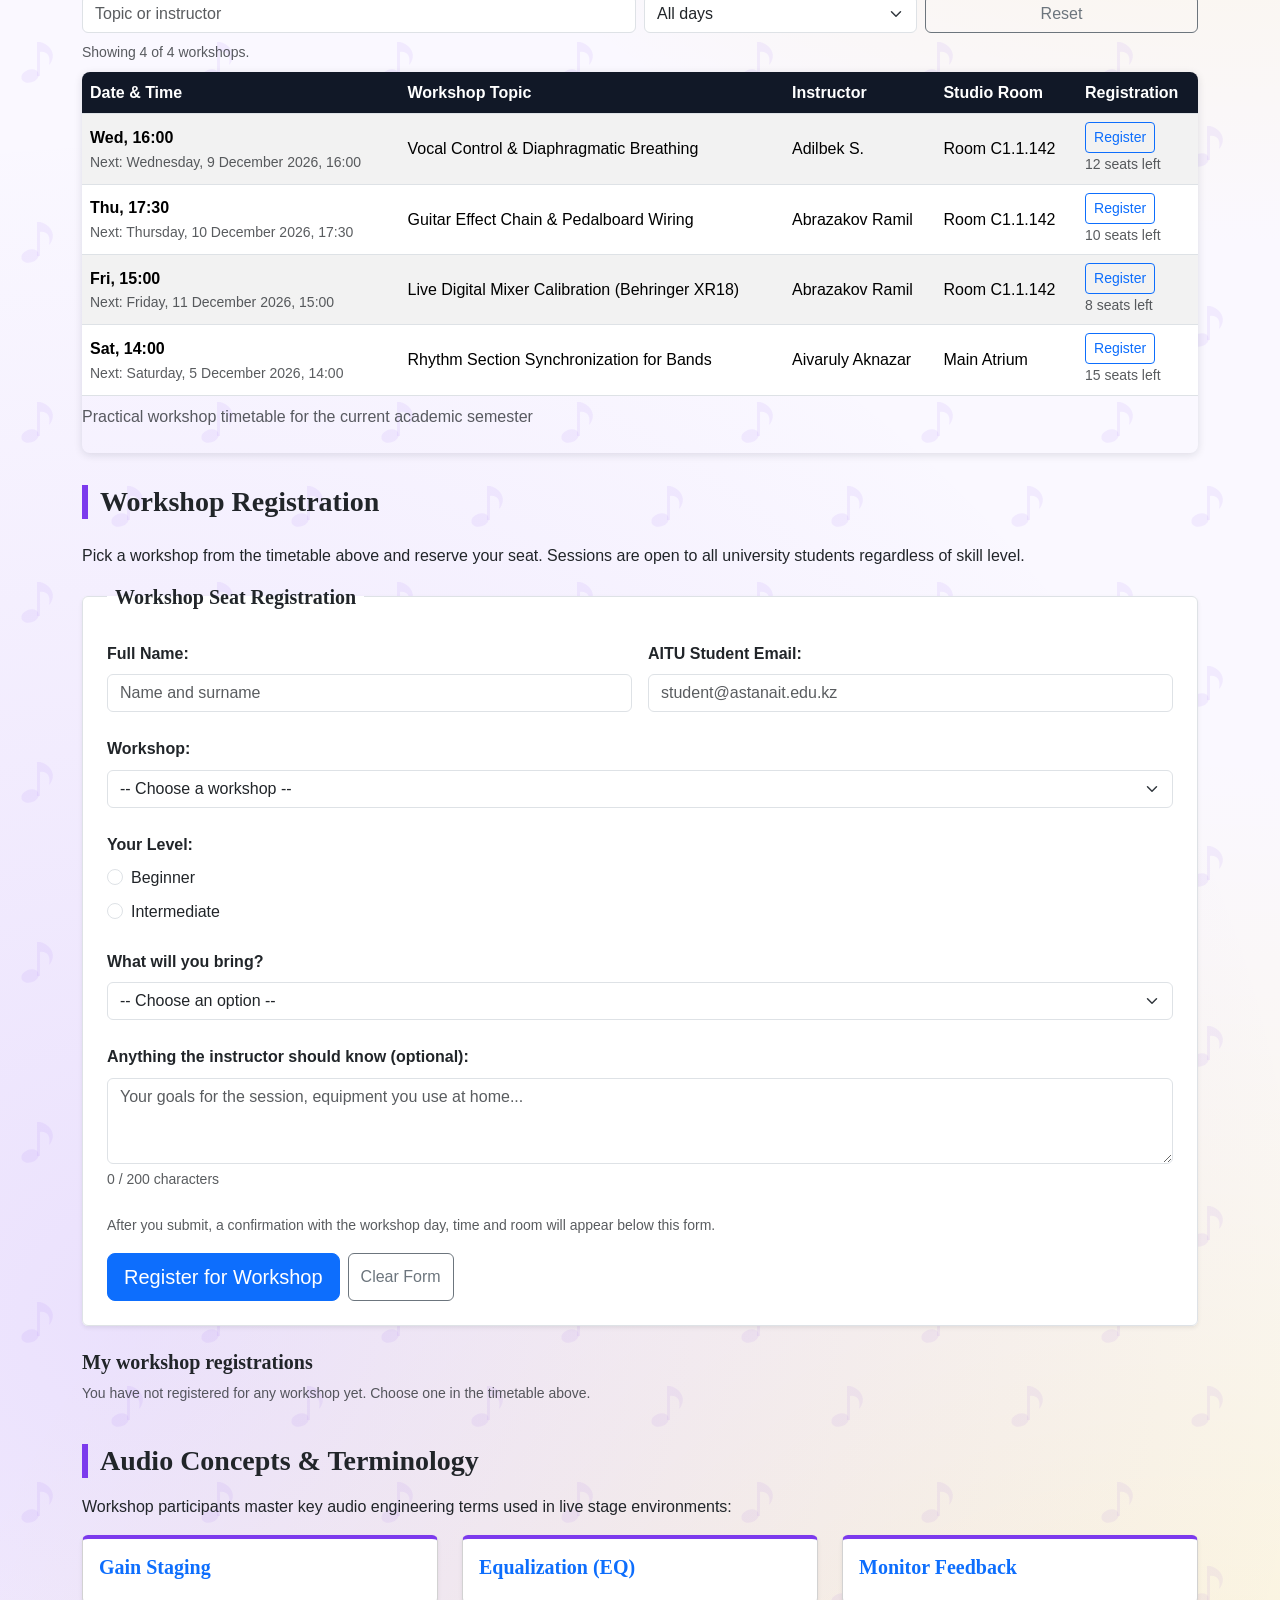
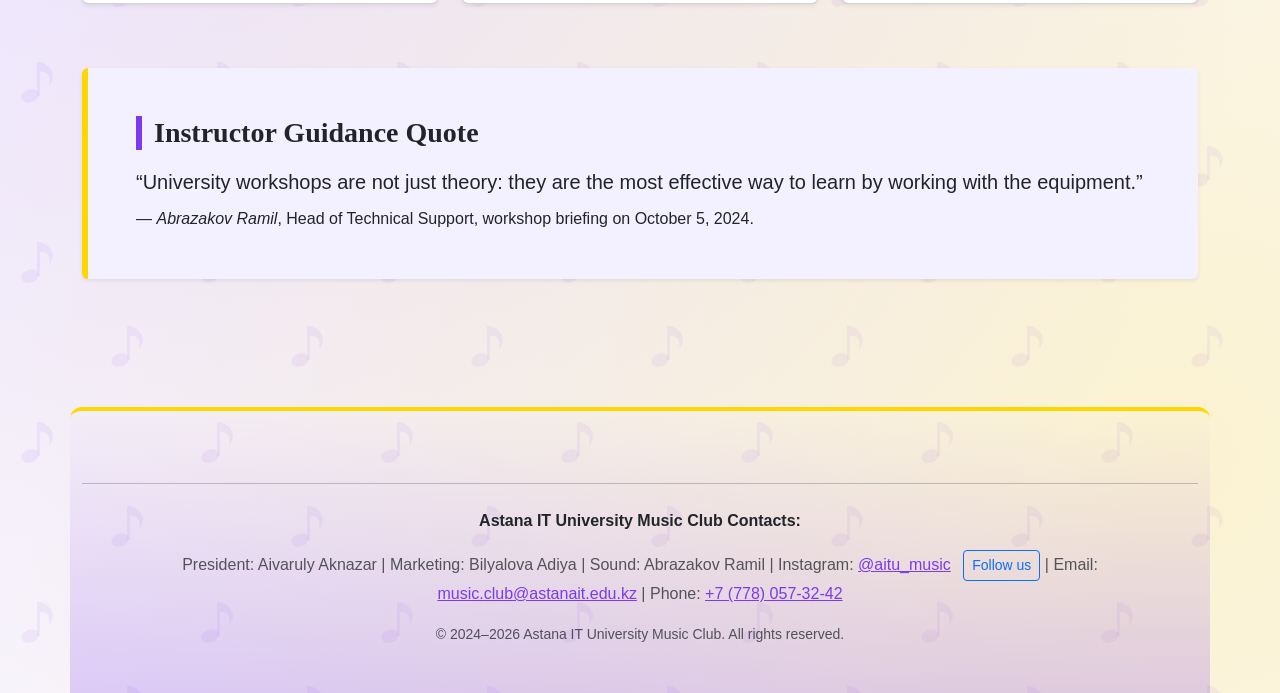
<file: workshops.html>
<!DOCTYPE html>
<html lang="en">
<head>
    <meta charset="UTF-8">
    <meta name="viewport" content="width=device-width, initial-scale=1.0">
    <meta name="description" content="Masterclasses and practical workshops on vocal technique, guitar setup, and sound engineering hosted by AITU Music Club.">
    <meta name="author" content="AITU Music Club">
    <title>Workshops &mdash; AITU Music Club</title>
    <link rel="icon" href="data:,">

    <!-- Bootstrap 5.3.3 -->
    <link href="https://cdn.jsdelivr.net/npm/bootstrap@5.3.3/dist/css/bootstrap.min.css" rel="stylesheet">

    <!-- The same two stylesheets on every page, loaded after Bootstrap so brand colours, small corrections and state classes win. -->
    <link rel="stylesheet" href="css/base.css">
    <link rel="stylesheet" href="css/site.css">
</head>

<body>
    <header class="club-hero">
        <div class="container py-4">

            <h1 class="display-4 fw-bold text-center mb-4">AITU Music Club Workshops</h1>

            <!-- Bootstrap Navbar: the same seven links in the same order on every page. Below 768px (phones) the links collapse behind the hamburger button; from md up they sit in a row. -->
            <nav id="main-navigation" class="navbar navbar-expand-md navbar-dark bg-dark rounded shadow">
                <!-- container-fluid here so the dark navbar bar fills the full width of its own rounded panel; the page content further down uses container instead, so paragraphs keep a readable line length on wide screens. -->
                <div class="container-fluid">
                    <a class="navbar-brand fw-bold" href="index.html">AITU Music Club</a>
                    <button class="navbar-toggler" type="button" data-bs-toggle="collapse" data-bs-target="#navbar-menu"
                            aria-controls="navbar-menu" aria-expanded="false" aria-label="Toggle navigation">
                        <span class="navbar-toggler-icon"></span>
                    </button>
                    <div class="collapse navbar-collapse" id="navbar-menu">
                        <ul class="navbar-nav ms-auto mb-2 mb-md-0">
                            <li class="nav-item"><a class="nav-link" href="index.html">Home</a></li>
                            <li class="nav-item"><a class="nav-link" href="about.html">About Club</a></li>
                            <li class="nav-item"><a class="nav-link" href="events.html">Events &amp; Gigs</a></li>
                            <li class="nav-item"><a class="nav-link" href="equipment.html">Studio &amp; Gear</a></li>
                            <li class="nav-item"><a class="nav-link" href="bands.html">Student Bands</a></li>
                            <li class="nav-item">
                                <a class="nav-link active" aria-current="page" href="workshops.html">Workshops</a>
                            </li>
                            <li class="nav-item"><a class="nav-link" href="auditions.html">Auditions</a></li>
                        </ul>
                    </div>
                </div>
            </nav>

            <p class="quick-navigation text-center lead mt-4 mb-0 d-none d-md-block">
                Quick jump:
                <a class="link-primary" href="#workshop-table">Workshop Schedule</a> |
                <a class="link-primary" href="#workshop-registration">Register</a> |
                <a class="link-primary" href="#terminology">Audio Concepts</a>
            </p>

        </div>
    </header>

    <main class="container py-5">

        <article class="workshop-card">
            <header class="text-center border-bottom pb-3 mb-4">
                <h2 class="display-6 fw-bold">Educational Sessions &amp; Practical Skill Building</h2>
            </header>

            <p>
                Apart from concert preparation, the
                <abbr title="Astana IT University">AITU</abbr> Music Club organizes weekly educational
                workshops for beginner and intermediate musicians.
                Our educational program covers vocal breathing exercises, guitar pedalboard routing,
                drum tuning, and live mixing console operation inside <b>Room C1.1.142</b>.
                These interactive sessions are open to all university students regardless of their current skill level.
            </p>

            <p>
                During practical workshops, senior members share hands-on technical guidance.
                As our sound engineering mentor notes,
                <q>Understanding audio equalization is just as crucial as executing a flawless guitar solo.</q>
                Participants learn how to manage signal clipping above 0
                <abbr title="Decibels relative to full scale">dBFS</abbr>
                and protect sensitive studio equipment.
                Registration for the upcoming semester workshops is
                <mark>currently open for registration</mark>. Reserve your seat with the <a href="#workshop-registration">registration form</a> below the timetable.
            </p>

            <figure class="text-center my-4">
                <img class="img-fluid rounded shadow page-photo" src="images/workshops-concert.jpg"
                     alt="AITU Music Club mentor demonstrating vocal warm-up techniques to students in room C1.1.142">
            </figure>

            <aside class="workshop-note alert alert-light border border-warning">
                <!-- Aside is selected because instrument requirements represent supplementary advice separate from the main workshop syllabus -->
                <h3 class="h5 fw-bold">What to Bring to Workshops</h3>
                <p class="mb-0">
                    Acoustic and electric instrument players should bring their own instruments and 6.35mm jack cables.
                    Vocalists and sound engineering students are provided with dynamic microphones and digital mixing
                    consoles on site.
                </p>
            </aside>
        </article>

        <section id="workshop-table" class="workshop-table py-3">
            <!-- A table is used instead of a list because workshop schedules form a structured two-dimensional matrix of dates, topics, instructors, and locations -->
            <h2 class="h3 fw-bold mb-4">Upcoming Masterclass Schedule</h2>

            <div class="table-responsive">
                <table id="workshops-table" class="table table-striped table-hover align-middle">
                    <caption>Practical workshop timetable for the current academic semester</caption>
                    <thead>
                        <tr>
                            <th scope="col">Date &amp; Time</th>
                            <th scope="col">Workshop Topic</th>
                            <th scope="col">Instructor</th>
                            <th scope="col">Studio Room</th>
                            <th scope="col">Registration</th>
                        </tr>
                    </thead>
                    <tbody>
                        <tr>
                            <th scope="row">Wed, 16:00</th>
                            <td>Vocal Control &amp; Diaphragmatic Breathing</td>
                            <td>Adilbek S.</td>
                            <td>Room C1.1.142</td>
                            <td><a class="btn btn-outline-primary btn-sm" href="#workshop-registration" data-workshop="vocal-control">Register</a></td>
                        </tr>
                        <tr>
                            <th scope="row">Thu, 17:30</th>
                            <td>Guitar Effect Chain &amp; Pedalboard Wiring</td>
                            <td>Abrazakov Ramil</td>
                            <td>Room C1.1.142</td>
                            <td><a class="btn btn-outline-primary btn-sm" href="#workshop-registration" data-workshop="guitar-effects">Register</a></td>
                        </tr>
                        <tr>
                            <th scope="row">Fri, 15:00</th>
                            <td>Live Digital Mixer Calibration (Behringer XR18)</td>
                            <td>Abrazakov Ramil</td>
                            <td>Room C1.1.142</td>
                            <td><a class="btn btn-outline-primary btn-sm" href="#workshop-registration" data-workshop="mixer-calibration">Register</a></td>
                        </tr>
                        <tr>
                            <th scope="row">Sat, 14:00</th>
                            <td>Rhythm Section Synchronization for Bands</td>
                            <td>Aivaruly Aknazar</td>
                            <td>Main Atrium</td>
                            <td><a class="btn btn-outline-primary btn-sm" href="#workshop-registration" data-workshop="rhythm-section">Register</a></td>
                        </tr>
                    </tbody>
                </table>
            </div>
        </section>

        <section id="workshop-registration" class="py-3">

            <h2 class="h3 fw-bold mb-4">Workshop Registration</h2>

            <p>
                Pick a workshop from the timetable above and reserve your seat. Sessions are open to all
                university students regardless of skill level.
            </p>

            <!-- No server-side handler exists yet, so submitting only reloads the page. JavaScript takes over the submit, checks the data and fills the error or confirmation area below. -->
            <form id="workshop-registration-form" class="registration-form" method="get">

                <fieldset class="workshop-details border rounded p-4 shadow-sm">
                    <legend class="float-none w-auto px-2 h5 fw-bold">Workshop Seat Registration</legend>
                    <div class="row g-3">
                        <div class="col-12 col-md-6">
                            <label for="workshop-name" class="form-label fw-semibold">Full Name:</label>
                            <input type="text" class="form-control" id="workshop-name" name="workshop_name" placeholder="Name and surname" required>
                        </div>
                        <div class="col-12 col-md-6">
                            <label for="workshop-email" class="form-label fw-semibold">AITU Student Email:</label>
                            <input type="email" class="form-control" id="workshop-email" name="workshop_email" placeholder="student@astanait.edu.kz" required>
                        </div>
                    </div>
                    <div class="mt-4"></div>
                    <div class="mb-4">
                        <label for="workshop-choice" class="form-label fw-semibold">Workshop:</label>
                        <select class="form-select" id="workshop-choice" name="workshop_choice" required>
                            <option value="">-- Choose a workshop --</option>
                            <option value="vocal-control">Wed 16:00 &mdash; Vocal Control &amp; Diaphragmatic Breathing</option>
                            <option value="guitar-effects">Thu 17:30 &mdash; Guitar Effect Chain &amp; Pedalboard Wiring</option>
                            <option value="mixer-calibration">Fri 15:00 &mdash; Live Digital Mixer Calibration</option>
                            <option value="rhythm-section">Sat 14:00 &mdash; Rhythm Section Synchronization for Bands</option>
                        </select>
                    </div>
                    <p class="fw-semibold mb-2">Your Level:</p>
                    <div class="form-check mb-2">
                        <input class="form-check-input" type="radio" id="level-beginner" name="workshop_level" value="beginner" required>
                        <label class="form-check-label" for="level-beginner">Beginner</label>
                    </div>
                    <div class="form-check mb-4">
                        <input class="form-check-input" type="radio" id="level-intermediate" name="workshop_level" value="intermediate">
                        <label class="form-check-label" for="level-intermediate">Intermediate</label>
                    </div>
                    <div class="mb-4">
                        <label for="workshop-bring" class="form-label fw-semibold">What will you bring?</label>
                        <select class="form-select" id="workshop-bring" name="workshop_bring" required>
                            <option value="">-- Choose an option --</option>
                            <option value="nothing">Nothing (vocalist or sound engineering student)</option>
                            <option value="acoustic">Acoustic instrument</option>
                            <option value="electric">Electric instrument and a 6.35mm jack cable</option>
                        </select>
                    </div>
                    <div class="mb-4">
                        <label for="workshop-notes" class="form-label fw-semibold">Anything the instructor should know (optional):</label>
                        <textarea class="form-control" id="workshop-notes" name="workshop_notes" rows="3" placeholder="Your goals for the session, equipment you use at home..."></textarea>
                    </div>
                    <p class="form-note text-muted small">
                        After you submit, a confirmation with the workshop day, time and room will appear below this form.
                    </p>
                    <div class="form-actions d-flex flex-wrap gap-2">
                        <button id="workshop-registration-submit" type="submit" class="submit-button btn btn-primary btn-lg">Register for Workshop</button>
                        <button id="workshop-registration-reset" type="reset" class="reset-button btn btn-outline-secondary">Clear Form</button>
                    </div>
                </fieldset>

            </form>

            <!-- Error area: stays hidden until JavaScript writes a message into it and removes the "hidden" class. -->
            <div id="workshop-registration-error" class="hidden alert alert-danger mt-4" role="alert"></div>

            <!-- Confirmation area: stays hidden until JavaScript writes the result into it and removes the "hidden" class. -->
            <div id="workshop-registration-result" class="hidden alert alert-success mt-4" role="status" aria-live="polite"></div>

        </section>

        <section id="terminology" class="audio-terms py-3">
            <h2 class="h3 fw-bold mb-3">Audio Concepts &amp; Terminology</h2>
            <p>Workshop participants master key audio engineering terms used in live stage environments:</p>

            <!-- Bootstrap grid: three responsive term cards that change layout at the md and lg breakpoints, matching the same "glossary" pattern used on the home page. -->
            <div class="row g-4">
                <div class="col-12 col-md-6 col-lg-4">
                    <div class="card h-100 shadow-sm">
                        <div class="card-body">
                            <h3 class="card-title h5 fw-bold">Gain Staging</h3>
                            <p class="card-text mb-0">
                                The process of managing signal levels at each stage of amplification to prevent harmonic distortion.
                            </p>
                        </div>
                    </div>
                </div>
                <div class="col-12 col-md-6 col-lg-4">
                    <div class="card h-100 shadow-sm">
                        <div class="card-body">
                            <h3 class="card-title h5 fw-bold">Equalization (EQ)</h3>
                            <p class="card-text mb-0">
                                Adjusting specific frequency ranges to improve clarity between vocalists and instruments.
                            </p>
                        </div>
                    </div>
                </div>
                <div class="col-12 col-md-12 col-lg-4">
                    <div class="card h-100 shadow-sm">
                        <div class="card-body">
                            <h3 class="card-title h5 fw-bold">Monitor Feedback</h3>
                            <p class="card-text mb-0">
                                High-pitched acoustic resonance caused when amplified sound loops back into a live microphone.
                            </p>
                        </div>
                    </div>
                </div>
            </div>
        </section>

        <section class="workshop-card p-4 p-md-5 bg-light rounded shadow-sm my-5">
            <h2 class="h3 fw-bold mb-3">Instructor Guidance Quote</h2>
            <blockquote class="mb-2">
                <p class="lead mb-0">&ldquo;University workshops are not just theory: they are the most effective way
                    to learn by working with the equipment.&rdquo;
                </p>
            </blockquote>
            <p class="mb-0">
                &mdash; <cite>Abrazakov Ramil</cite>,
                Head of Technical Support, workshop briefing on October 5, 2024.
            </p>
        </section>

    </main>

    <footer class="site-footer container py-5 text-center">
        <hr class="my-4">
        <p><strong class="d-block mb-2">Astana IT University Music Club Contacts:</strong></p>
        <p class="text-muted text-break">
            President: Aivaruly Aknazar | Marketing: Bilyalova Adiya | Sound: Abrazakov Ramil |
            Instagram: <a href="https://www.instagram.com/aitu_music" target="_blank" rel="noopener noreferrer">@aitu_music</a>
            <a class="btn btn-outline-primary btn-sm ms-2" href="https://www.instagram.com/aitu_music" target="_blank" rel="noopener noreferrer">Follow us</a>
            |
            Email: <a href="mailto:music.club@astanait.edu.kz">music.club@astanait.edu.kz</a> |
            Phone: <a href="tel:+77780573242">+7 (778) 057-32-42</a>
        </p>
        <p class="small text-muted mb-0">&copy; 2024&ndash;2026 Astana IT University Music Club. All rights reserved.</p>
    </footer>
    <button id="back-to-top" type="button" class="back-to-top hidden" aria-label="Back to top">&uarr;</button>
    <script src="js/data.js" defer></script>
    <script src="js/main.js" defer></script>
    <script src="js/workshops.js" defer></script>
    <script src="https://code.jquery.com/jquery-3.7.1.min.js" defer></script>
    <script src="js/jquery-features.js" defer></script>
    <script src="https://cdn.jsdelivr.net/npm/bootstrap@5.3.3/dist/js/bootstrap.bundle.min.js"></script>
</body>
</html>
</file>
<file: css/base.css>
:root {
    --club-navy: #111827;
    --club-violet: #7C3AED;
    --club-tint: #F3F0FF;
    --club-gold: gold;
    --bs-light-rgb: 243, 240, 255;
}

body {
    font-family: Arial, Helvetica, sans-serif;
    font-size: 1rem;
    line-height: 1.6;
    background-color: #FAF8FF;
    background-image:
        radial-gradient(circle at 6% 4%, rgba(124, 58, 237, 0.18), transparent 36%),
        radial-gradient(circle at 96% 20%, rgba(255, 215, 0, 0.22), transparent 32%),
        radial-gradient(circle at 10% 75%, rgba(124, 58, 237, 0.12), transparent 38%),
        radial-gradient(circle at 92% 94%, rgba(255, 215, 0, 0.18), transparent 34%),
        url("data:image/svg+xml,%3Csvg xmlns='http://www.w3.org/2000/svg' width='180' height='180'%3E%3Cg fill='%237C3AED' fill-opacity='0.07'%3E%3Cellipse cx='30' cy='56' rx='9' ry='6.5' transform='rotate(-20 30 56)'/%3E%3Crect x='37' y='22' width='3' height='34'/%3E%3Cpath d='M40 22 C54 26 56 38 49 45 C51 36 47 31 40 32 Z'/%3E%3Cellipse cx='120' cy='140' rx='9' ry='6.5' transform='rotate(-20 120 140)'/%3E%3Crect x='127' y='106' width='3' height='34'/%3E%3Cpath d='M130 106 C144 110 146 122 139 129 C141 120 137 115 130 116 Z'/%3E%3C/g%3E%3C/svg%3E");
    background-repeat: no-repeat, no-repeat, no-repeat, no-repeat, repeat;
}

h1, h2, h3, h4, h5, h6, legend, .navbar-brand {
    font-family: Georgia, "Times New Roman", serif;
}

main a,
footer a {
    color: var(--club-violet);
}

main a:hover,
footer a:hover {
    color: var(--club-navy);
}

.club-hero {
    position: relative;
    overflow: hidden;
    margin: 1rem;
    background-color: var(--club-tint);
    background-image: linear-gradient(135deg, #F3F0FF 0%, #E4D9FF 55%, #FFF3B0 100%);
    border: 2px solid var(--club-violet);
    border-radius: 0.75rem;
    box-shadow: 0 0.5rem 1.5rem rgba(17, 24, 39, 0.15);
}

.club-highlight {
    padding: 0.1rem 0.6rem;
    color: var(--club-navy);
    background-color: var(--club-gold);
    border-radius: 0.25rem;
}

/* ===== Design refresh (one-time change approved by the teacher; logged in README) ===== */
/* decorative notes in the corners of the hero */
.club-hero::before,
.club-hero::after {
    position: absolute;
    font-family: Georgia, "Times New Roman", serif;
    font-size: 7rem;
    line-height: 1;
    pointer-events: none;
}

.club-hero::before {
    content: "\266B";
    top: -0.5rem;
    left: 1rem;
    color: rgba(124, 58, 237, 0.14);
}

.club-hero::after {
    content: "\266A";
    right: 1.5rem;
    bottom: -1.5rem;
    color: rgba(255, 215, 0, 0.5);
}

.club-hero > .container {
    position: relative;
    z-index: 1;
}

/* navigation: gold hover and a gold line under the current page */
.navbar-dark {
    --bs-navbar-hover-color: var(--club-gold);
    --bs-navbar-active-color: var(--club-gold);
}

.navbar .nav-link.active {
    border-bottom: 2px solid var(--club-gold);
}

/* section headings get a violet bar */
main section > h2 {
    padding-left: 0.75rem;
    border-left: 6px solid var(--club-violet);
}

/* cards: violet top edge and a small lift on hover */
.card {
    border-top: 4px solid var(--club-violet);
    transition: transform 0.15s, box-shadow 0.15s;
}

.card:hover {
    transform: translateY(-3px);
}

/* quote blocks and other tinted panels: gold edge */
main .bg-light {
    border-left: 6px solid var(--club-gold);
}

/* notes: warm dark-amber panel with light text */
.alert-light {
    --bs-alert-bg: rgb(255, 251, 244);
    --bs-alert-color: #000000;
    --bs-alert-border-color: rgba(255, 215, 0, 0.45);
}

/* tables: dark header row, dark body, rounded corners */
.table > thead > tr > th {
    color: #fff;
    background-color: var(--club-navy);
}

.table-responsive {
    border-radius: 0.5rem;
    box-shadow: 0 0.125rem 0.5rem rgba(17, 24, 39, 0.12);
}

/* forms: light panels, like the cards */
main fieldset {
    background-color: #fff;
}

/* footer: soft violet glow with a gold line on top */
.site-footer {
    margin-top: 2rem;
    background-image: linear-gradient(180deg, rgba(124, 58, 237, 0), rgba(124, 58, 237, 0.22));
    border-top: 4px solid var(--club-gold);
    border-radius: 0.75rem 0.75rem 0 0;
}
</file>
<file: css/site.css>
.hidden {
    display: none !important;
}

/* ===== States: light versions for the light cards and forms ===== */

/* active: the item that is currently in focus */
.card.active {
    border-color: var(--club-violet);
    box-shadow: 0 0 0 0.2rem rgba(124, 58, 237, 0.25);
}

.table > tbody > tr.active > * {
    --bs-table-bg-state: rgba(124, 58, 237, 0.15);
}

/* selected: the item the visitor has chosen */
.card.selected,
.form-check.selected,
.list-group-item.selected {
    border-color: #2F9E6B;
    background-color: #E6F4EA;
}

.table > tbody > tr.selected > * {
    --bs-table-bg-state: #D1E7DD;
    font-weight: 600;
}

/* error: a field, a fieldset or a message that failed validation */
.form-control.error,
.form-select.error,
.form-check-input.error {
    border-color: #DC3545;
    background-color: #FDECEE;
}

.form-check-input.error ~ .form-check-label {
    color: #B02A37;
}

fieldset.error {
    border-color: #DC3545 !important;
}

.field-error {
    color: #B02A37;
    font-size: 0.875em;
    margin-top: 0.25rem;
}

.alert.error {
    color: #842029;
    background-color: #F8D7DA;
    border-color: #F5C2C7;
}

/* success: a field, a fieldset or a message that passed */
.form-control.success,
.form-select.success {
    border-color: #2F9E6B;
}

fieldset.success {
    border-color: #2F9E6B !important;
}

.field-success {
    color: #146C43;
    font-size: 0.875em;
    margin-top: 0.25rem;
}

.alert.success {
    color: #0F5132;
    background-color: #D1E7DD;
    border-color: #BADBCC;
}

/* band photos keep their own proportions: nothing is cropped */
.card-img-top {
    height: auto;
}

/* Audition page card: light panel with a violet border in the club colour */
.audition-card {
    background-color: #fff;
    border: 1px solid var(--club-violet);
}

/* photos: natural proportions, centred, never wider than the screen or taller than the viewport */
.page-photo {
    display: block;
    width: auto;
    height: auto;
    max-width: min(100%, 40rem);
    max-height: 70vh;
    margin-left: auto;
    margin-right: auto;
    border: 1px solid rgba(124, 58, 237, 0.35);
}

.page-photo.page-photo-portrait {
    max-width: min(100%, 22rem);
}

/* a photo that fills the top of a card needs no frame */
.card-img-top.page-photo {
    border: 0;
}

/* a portrait band photo is narrower than its card, so it gets room above it, its own rounded corners and its frame back */
.card-img-top.page-photo-portrait {
    border: 1px solid rgba(124, 58, 237, 0.35);
    margin-top: 1rem;
    border-radius: 0.375rem;
}

/* navigation on tablets: seven links do not fit in one row between 768px and 991px, so they wrap */
@media (min-width: 768px) and (max-width: 991.98px) {
    .navbar-nav {
        flex-wrap: wrap;
        justify-content: flex-end;
    }
}

/* back-to-top button: club violet with a gold ring, fixed in the lower right corner */
.back-to-top {
    position: fixed;
    right: 1rem;
    bottom: 1rem;
    z-index: 1030;
    width: 2.75rem;
    height: 2.75rem;
    padding: 0;
    font-size: 1.25rem;
    line-height: 1;
    color: #fff;
    background-color: var(--club-violet);
    border: 2px solid var(--club-gold);
    border-radius: 50%;
    box-shadow: 0 0.25rem 0.75rem rgba(17, 24, 39, 0.25);
}

.back-to-top:hover,
.back-to-top:focus-visible {
    background-color: var(--club-navy);
}

.back-to-top:focus-visible {
    outline: 3px solid var(--club-gold);
    outline-offset: 2px;
}
</file>
